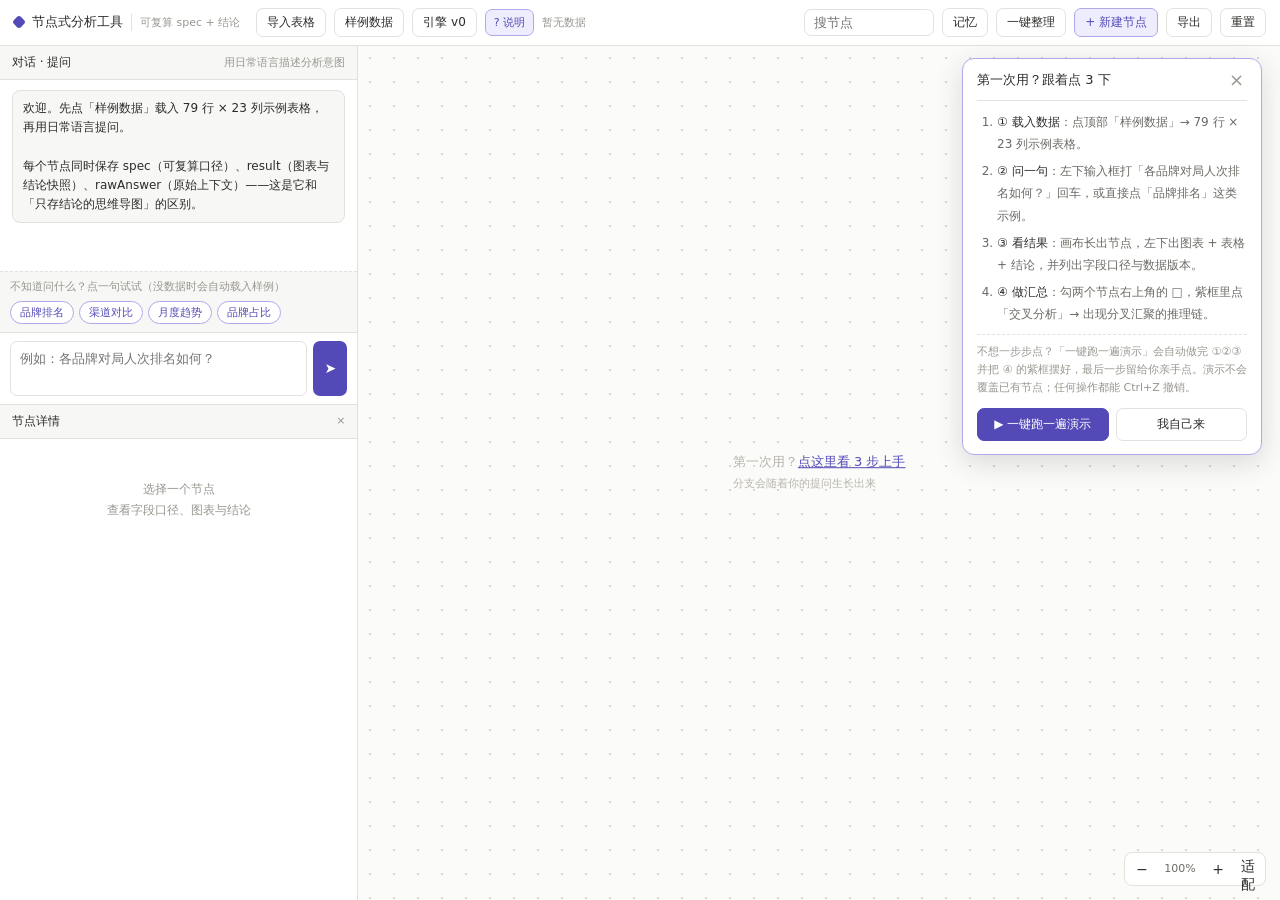
<file: index.html>
<!DOCTYPE html>
<html lang="zh-CN">
<head>
<meta charset="utf-8">
<meta name="viewport" content="width=device-width,initial-scale=1">
<title>节点式分析工具 · 可复算的分析地图</title>
<style>:root{--bg:#ffffff;--surface:#f7f7f5;--line:#e3e1db;--text:#2c2c2a;--muted:#6b6a65;--faint:#98968f;--purple:#534ab7;--purple-l:#eeedfe;--purple-m:#afa9ec;--green:#0f6e56;--green-l:#e1f5ee;--red:#a32d2d;--red-l:#fcebeb;--amber:#854f0b;--amber-l:#faeeda}
*{box-sizing:border-box}
html,body{margin:0;height:100%;overflow:hidden;background:var(--bg);color:var(--text);font:13px/1.6 system-ui,-apple-system,"Segoe UI","Microsoft YaHei",sans-serif}
button,input,textarea{font-family:inherit;font-size:13px;color:inherit}
button{cursor:pointer}
.hidden{display:none!important}
#app{display:flex;flex-direction:column;height:100vh}
#toolbar{height:46px;flex:0 0 46px;display:flex;align-items:center;gap:8px;padding:0 14px;border-bottom:1px solid var(--line);background:var(--bg)}
.brand{display:flex;align-items:center;gap:8px;font-weight:500;margin-right:8px;white-space:nowrap}
.brand-dot{width:10px;height:10px;border-radius:3px;background:var(--purple);transform:rotate(45deg)}
.brand-sub{font-weight:400;font-size:11px;color:var(--faint);border-left:1px solid var(--line);padding-left:8px}
.tb{border:1px solid var(--line);background:var(--bg);border-radius:7px;padding:5px 10px;white-space:nowrap;font-size:12px}
.tb:hover{border-color:var(--purple-m);color:var(--purple)}
.tb.primary{border-color:var(--purple-m);color:var(--purple);background:var(--purple-l)}
.tb.danger:hover{border-color:var(--red);color:var(--red)}
.tb-state{font-size:11px;color:var(--faint);white-space:nowrap;max-width:180px;overflow:hidden;text-overflow:ellipsis}
.tb-spacer{flex:1}
.tb-search{border:1px solid var(--line);border-radius:7px;padding:5px 9px;width:130px;outline:none}
.tb-search:focus{border-color:var(--purple-m)}
#main{flex:1;display:flex;min-height:0}
#left{width:28%;min-width:300px;max-width:420px;flex:0 0 28%;border-right:1px solid var(--line);display:flex;flex-direction:column;min-height:0}
#chat{height:42%;flex:0 0 42%;display:flex;flex-direction:column;border-bottom:1px solid var(--line);min-height:0}
#detail{flex:1;display:flex;flex-direction:column;min-height:0}
.pane-head{height:34px;flex:0 0 34px;display:flex;align-items:center;justify-content:space-between;padding:0 12px;font-weight:500;font-size:12px;border-bottom:1px solid var(--line);background:var(--surface)}
.pane-hint{font-weight:400;font-size:11px;color:var(--faint);cursor:pointer}
#chatLog{flex:1;overflow:auto;padding:10px 12px}
.msg{margin-bottom:10px;padding:8px 10px;border-radius:8px;background:var(--surface);border:1px solid var(--line);font-size:12px;white-space:pre-wrap;word-break:break-word}
.msg.user{background:var(--purple-l);border-color:var(--purple-m)}
.msg .msg-tip{display:block;margin-top:6px;font-size:11px;color:var(--faint)}
.msg .drag-tag{display:inline-block;margin-top:6px;padding:2px 7px;border:1px dashed var(--purple-m);border-radius:5px;color:var(--purple);font-size:11px;cursor:grab}
#chatInput{flex:0 0 auto;display:flex;gap:6px;padding:8px 10px;border-top:1px solid var(--line)}
#q{flex:1;resize:none;border:1px solid var(--line);border-radius:7px;padding:7px 9px;outline:none;line-height:1.5}
#q:focus{border-color:var(--purple-m)}
#ask{width:34px;border:0;border-radius:7px;background:var(--purple);color:#fff;font-size:14px}
#detailBody{flex:1;overflow:auto;padding:12px}
.empty{color:var(--faint);font-size:12px;text-align:center;padding:28px 8px;line-height:1.8}
#canvasWrap{flex:1;position:relative;overflow:hidden;background-color:#fbfbf9;background-image:radial-gradient(#d9d7d0 1px,transparent 1px);background-size:24px 24px}
#canvas{position:absolute;left:0;top:0;width:6000px;height:4000px;transform-origin:0 0}
#edges{position:absolute;left:0;top:0;width:6000px;height:4000px;overflow:visible;pointer-events:none}
#edges path{pointer-events:stroke;cursor:pointer}
#nodes,#groups{position:absolute;left:0;top:0;width:6000px;height:4000px;pointer-events:none}
#nodes>*,#groups>*{pointer-events:auto}
.node{position:absolute;width:240px;height:176px;border-radius:10px;background:var(--bg);border:1px solid var(--purple-m);padding:10px 12px;display:flex;flex-direction:column;cursor:grab;user-select:none}
.node:active{cursor:grabbing}
.node.selected{border:2px dashed var(--purple);box-shadow:0 0 0 3px rgba(83,74,183,.10)}
.node.focus{outline:3px solid rgba(83,74,183,.25)}
.node.data{background:var(--purple-l);border-color:var(--purple)}
.node.cross{background:var(--green-l);border-color:var(--green)}
.node.stale{border-color:var(--amber)}
.n-top{display:flex;align-items:center;justify-content:space-between;height:18px;flex:0 0 18px}
.n-kind{font-size:11px;color:var(--purple);background:#fff;border:1px solid var(--purple-m);border-radius:4px;padding:0 5px;line-height:16px}
.node.cross .n-kind{color:var(--green);border-color:#9fe1cb}
.n-tools{display:flex;gap:4px}
.n-tools span{width:18px;height:18px;line-height:16px;text-align:center;border:1px solid var(--line);border-radius:4px;font-size:11px;color:var(--muted);background:#fff;cursor:pointer}
.n-tools span:hover{border-color:var(--purple);color:var(--purple)}
.n-tools span.on{background:var(--purple);color:#fff;border-color:var(--purple)}
.n-title{font-weight:500;font-size:13px;margin-top:5px;white-space:nowrap;overflow:hidden;text-overflow:ellipsis}
.n-sum{color:var(--muted);font-size:11px;line-height:1.5;margin-top:3px;height:32px;overflow:hidden}
.n-tags{display:flex;gap:5px;align-items:center;margin-top:auto;font-size:11px;color:var(--faint)}
.n-tags i{font-style:normal;border:1px solid var(--line);border-radius:4px;padding:0 5px}
.n-ask{display:flex;gap:5px;align-items:center;margin-top:5px}
.n-ask input{flex:1;min-width:0;border:1px solid var(--line);border-radius:5px;padding:3px 6px;font-size:11px;outline:none;background:#fff}
.n-ask b{width:22px;height:22px;line-height:20px;text-align:center;border-radius:5px;background:var(--purple);color:#fff;font-size:11px;font-weight:400;cursor:pointer}
.group-box{position:absolute;border:1.5px dashed var(--purple);border-radius:14px;background:rgba(238,237,254,.32)}
.group-label{position:absolute;top:-11px;left:12px;background:#fff;border:1px solid var(--purple-m);border-radius:5px;padding:0 7px;font-size:11px;color:var(--purple);line-height:19px}
#floatAsk{position:absolute;width:300px;background:#fff;border:2px solid var(--purple);border-radius:10px;padding:9px;z-index:30}
#floatAsk .fa-head{font-size:11px;color:var(--purple);margin-bottom:6px}
#floatAsk input{width:100%;border:1px solid var(--line);border-radius:6px;padding:6px 8px;outline:none;margin-bottom:6px}
#floatAsk .fa-row{display:flex;gap:6px}
#floatAsk button{flex:1;border:1px solid var(--line);border-radius:6px;padding:5px;background:#fff;font-size:11px}
#floatAsk button.go{background:var(--purple);color:#fff;border-color:var(--purple)}
#canvasHint{position:absolute;left:50%;top:50%;transform:translate(-50%,-50%);color:#b6b4ac;font-size:13px;pointer-events:none}
#zoomBar{position:absolute;right:14px;bottom:14px;display:flex;align-items:center;gap:4px;background:#fff;border:1px solid var(--line);border-radius:8px;padding:4px}
#zoomBar button{border:0;background:transparent;width:26px;height:24px;font-size:14px;border-radius:5px}
#zoomBar button:hover{background:var(--surface)}
#zoomVal{font-size:11px;color:var(--muted);width:42px;text-align:center}
#suggestBar{position:absolute;left:14px;bottom:14px;max-width:420px;background:#fff;border:1px solid var(--line);border-radius:8px;padding:7px 10px;font-size:11px}
#suggestBar b{color:var(--purple);font-weight:500}
#suggestBar .sg-item{display:inline-block;margin:3px 4px 0 0;padding:2px 7px;border:1px solid var(--line);border-radius:5px;cursor:pointer}
#suggestBar .sg-item:hover{border-color:var(--purple);color:var(--purple)}
#toast{position:absolute;left:50%;top:56px;transform:translateX(-50%);background:#2c2c2a;color:#fff;border-radius:7px;padding:7px 14px;font-size:12px;opacity:0;transition:opacity .2s;pointer-events:none;z-index:60}
#toast.show{opacity:1}
#modal{position:absolute;inset:0;background:rgba(44,44,42,.22);display:flex;align-items:center;justify-content:center;z-index:50}
.modal-card{width:380px;background:#fff;border-radius:12px;border:1px solid var(--line);padding:16px}
.modal-card h3{margin:0 0 12px;font-size:14px;font-weight:500}
.modal-row{display:flex;gap:6px;margin-bottom:10px;flex-wrap:wrap}
.modal-row button{border:1px solid var(--line);background:#fff;border-radius:6px;padding:5px 12px;font-size:12px}
.modal-row button.on{background:var(--purple-l);border-color:var(--purple);color:var(--purple)}
.modal-card input,.modal-card textarea{width:100%;border:1px solid var(--line);border-radius:6px;padding:7px 9px;outline:none}
.modal-foot{display:flex;justify-content:flex-end;gap:8px;margin-top:14px}
.modal-foot button{border:1px solid var(--line);border-radius:6px;padding:6px 14px;background:#fff;font-size:12px}
.modal-foot button.ok{background:var(--green);color:#fff;border-color:var(--green)}
.modal-foot button.del{color:var(--red);border-color:#f0b5b5}
.d-card{border:1px solid var(--line);border-radius:9px;padding:10px;margin-bottom:10px;background:var(--surface)}
.d-chart{width:100%;height:auto;display:block}
.d-title{font-weight:500;font-size:13px;margin:2px 0 10px}
.d-table{width:100%;border-collapse:collapse;font-size:11px;margin:8px 0}
.d-table th,.d-table td{border-bottom:1px solid var(--line);padding:4px 5px;text-align:left}
.d-table th{color:var(--muted);font-weight:500}
.d-table td.num{text-align:right;font-variant-numeric:tabular-nums}
.rank{display:inline-block;min-width:20px;text-align:center;border-radius:9px;background:var(--purple-l);color:var(--purple);font-size:10px;padding:0 4px}
.d-concl{background:var(--green-l);border-left:3px solid var(--green);padding:8px 10px;border-radius:0 6px 6px 0;font-size:12px;margin:8px 0}
.d-k{font-weight:500;font-size:12px;margin:12px 0 5px}
.d-k ul{margin:0;padding-left:18px;color:var(--muted);font-size:11px}
.d-spec{font:11px/1.6 ui-monospace,Consolas,monospace;background:var(--surface);border:1px solid var(--line);border-radius:6px;padding:7px 9px;white-space:pre-wrap;word-break:break-all;color:var(--muted)}
.d-actions{display:flex;gap:6px;flex-wrap:wrap;margin-top:10px}
.d-actions button{border:1px solid var(--line);background:#fff;border-radius:6px;padding:5px 9px;font-size:11px}
.d-actions button:hover{border-color:var(--purple);color:var(--purple)}
.stale-tip{background:var(--amber-l);color:var(--amber);border-radius:6px;padding:6px 9px;font-size:11px;margin-bottom:8px}
.msg-ctx{font-size:11px;color:var(--muted);background:var(--surface);border-left:2px solid var(--purple-m);padding:6px 8px;margin-bottom:10px;white-space:pre-wrap}
/* ---- 新手引导：一键示例问题 ---- */
#app{position:relative}
.tb.help{border-color:var(--purple-m);color:var(--purple);background:var(--purple-l);font-size:11px;padding:5px 8px}
#quickAsk{flex:0 0 auto;border-top:1px dashed var(--line);padding:7px 10px 8px;background:var(--surface)}
.qa-label{font-size:11px;color:var(--faint);margin-bottom:6px;line-height:1.4}
.qa-chips{display:flex;flex-wrap:wrap;gap:5px}
.qa-chips button{border:1px solid var(--purple-m);background:#fff;color:var(--purple);border-radius:14px;padding:3px 9px;font-size:11px;white-space:nowrap}
.qa-chips button:hover{background:var(--purple);color:#fff}
#canvasHint a{color:var(--purple);cursor:pointer;text-decoration:underline;pointer-events:auto}
#canvasHint span{font-size:11px;color:#b6b4ac}
/* ---- 新手引导：三步卡片 ---- */
#guide{position:absolute;right:18px;top:58px;width:300px;max-height:calc(100vh - 90px);overflow:auto;background:#fff;border:1px solid var(--purple-m);border-radius:12px;box-shadow:0 8px 28px rgba(44,44,42,.16);z-index:40;padding:0 14px 13px}
.g-head{display:flex;align-items:center;justify-content:space-between;padding:11px 0 9px;border-bottom:1px solid var(--line);font-size:13px}
.g-head b{font-weight:500}
.g-head span{cursor:pointer;color:var(--faint);font-size:18px;line-height:1;padding:0 3px}
.g-head span:hover{color:var(--red)}
.g-steps{margin:10px 0 0;padding-left:20px;font-size:12px;line-height:1.85;color:var(--muted)}
.g-steps li{margin-bottom:5px}
.g-steps b{color:var(--text);font-weight:500}
.g-note{font-size:11px;color:var(--faint);line-height:1.6;margin:9px 0 0;border-top:1px dashed var(--line);padding-top:8px}
.g-foot{display:flex;gap:7px;margin-top:12px}
.g-foot button{flex:1;border:1px solid var(--line);background:#fff;border-radius:7px;padding:7px 6px;font-size:12px}
.g-foot button.go{background:var(--purple);color:#fff;border-color:var(--purple);font-weight:500}
.g-foot button:hover{border-color:var(--purple)}
.g-done{font-size:12px;line-height:1.8;color:var(--muted);margin-top:10px}
.g-done b{color:var(--green);font-weight:500}
@media (max-height:760px){#guide{top:52px;max-height:calc(100vh - 68px)}.g-steps{line-height:1.6}}
</style>
</head>
<body>
<div id="app">
  <header id="toolbar">
    <div class="brand"><span class="brand-dot"></span>节点式分析工具<span class="brand-sub">可复算 spec + 结论</span></div>
    <button id="btnImport" class="tb">导入表格</button>
    <button id="btnSample" class="tb">样例数据</button>
    <button id="btnEngine" class="tb">引擎 v0</button>
    <button id="btnHelp" class="tb help" title="使用说明">? 说明</button>
    <span id="dataState" class="tb-state">暂无数据</span>
    <div class="tb-spacer"></div>
    <input id="search" class="tb-search" placeholder="搜节点" autocomplete="off">
    <button id="btnMemory" class="tb">记忆</button>
    <button id="btnTidy" class="tb">一键整理</button>
    <button id="btnNew" class="tb primary">+ 新建节点</button>
    <button id="btnExport" class="tb">导出</button>
    <button id="btnReset" class="tb danger">重置</button>
  </header>
  <div id="main">
    <aside id="left">
      <section id="chat">
        <div class="pane-head"><span>对话 · 提问</span><span id="chatHint" class="pane-hint">用日常语言描述分析意图</span></div>
        <div id="chatLog"></div>
        <div id="quickAsk">
          <div class="qa-label">不知道问什么？点一句试试（没数据时会自动载入样例）</div>
          <div class="qa-chips">
            <button data-q="各品牌对局人次排名如何？">品牌排名</button>
            <button data-q="渠道转化率对比">渠道对比</button>
            <button data-q="各月对局人次趋势">月度趋势</button>
            <button data-q="各品牌对局人次占比">品牌占比</button>
          </div>
        </div>
        <div id="chatInput">
          <textarea id="q" rows="2" placeholder="例如：各品牌对局人次排名如何？"></textarea>
          <button id="ask" title="发送">➤</button>
        </div>
      </section>
      <section id="detail">
        <div class="pane-head"><span>节点详情</span><span id="detailClose" class="pane-hint">×</span></div>
        <div id="detailBody"><div class="empty">选择一个节点查看字段口径、图表与结论</div></div>
      </section>
    </aside>
    <div id="canvasWrap">
      <div id="canvas">
        <svg id="edges"></svg>
        <div id="groups"></div>
        <div id="nodes"></div>
        <div id="floatAsk" class="hidden"></div>
      </div>
      <div id="canvasHint">第一次用？<a id="hintGuide">点这里看 3 步上手</a><br><span>分支会随着你的提问生长出来</span></div>
      <div id="zoomBar"><button id="zoomOut">−</button><span id="zoomVal">100%</span><button id="zoomIn">+</button><button id="zoomFit">适配</button></div>
      <div id="suggestBar" class="hidden"></div>
    </div>
  </div>
  <div id="guide" class="hidden">
    <div class="g-head"><b>第一次用？跟着点 3 下</b><span id="guideX" title="关闭">×</span></div>
    <div id="guideBody"></div>
    <div id="guideFoot"></div>
  </div>
  <div id="toast"></div>
  <div id="modal" class="hidden"></div>
  <input type="file" id="fileInput" accept=".csv,.tsv,.txt,.json" class="hidden">
</div>
<script>/* ==== 00_util.js ==== */
(function (root) {
  var NB = root.NB = root.NB || {};

  NB.LINK = { w: { fields: 0.35, dataset: 0.25, caliber: 0.20, time: 0.15, lineage: 0.05 }, auto: 0.70, suggest: 0.50 };
  NB.BUDGET = { tokens: 6000, perNode: 400, charsPerToken: 1.6 };
  NB.LAYOUT = { grid: 24, nodeW: 240, nodeH: 176, gapX: 320, gapY: 240, originX: 80, originY: 80, zoomMin: 0.4, zoomMax: 2.0 };
  NB.LIMITS = { storageBytes: 4.5 * 1024 * 1024, undoSteps: 20, saveDebounce: 300 };

  var seq = 0;
  NB.uid = function (p) { seq += 1; return (p || 'n') + '_' + Date.now().toString(36) + '_' + seq.toString(36); };
  NB.clamp = function (v, lo, hi) { return v < lo ? lo : (v > hi ? hi : v); };
  NB.clone = function (o) { return JSON.parse(JSON.stringify(o)); };
  NB.esc = function (s) {
    return String(s == null ? '' : s).replace(/&/g, '&amp;').replace(/</g, '&lt;').replace(/>/g, '&gt;').replace(/"/g, '&quot;').replace(/'/g, '&#39;');
  };
  NB.debounce = function (fn, ms) { var t = null; return function () { var a = arguments, c = this; clearTimeout(t); t = setTimeout(function () { fn.apply(c, a); }, ms); }; };
  NB.estimateTokens = function (s) { return Math.ceil(Array.from(String(s || '')).length / NB.BUDGET.charsPerToken); };
  NB.fmt = function (n) {
    if (typeof n !== 'number' || !isFinite(n)) return String(n);
    var neg = n < 0, a = Math.abs(n);
    var fixed = (Math.round(a * 100) / 100).toFixed(a % 1 === 0 ? 0 : 2).replace(/\.00$/, '');
    var parts = fixed.split('.'), i = parts[0].replace(/\B(?=(\d{3})+(?!\d))/g, ',');
    return (neg ? '-' : '') + i + (parts[1] ? '.' + parts[1] : '');
  };
  NB.pct = function (a, b) { return b ? (Math.round(a / b * 1000) / 10) : 0; };

  function fnv(s, seed) {
    var h = seed >>> 0;
    for (var i = 0; i < s.length; i++) { h ^= s.charCodeAt(i); h = Math.imul(h, 16777619) >>> 0; }
    return h >>> 0;
  }
  NB.hash = function (s) {
    s = String(s || '');
    var a = fnv(s, 2166136261).toString(16);
    var b = fnv(s.split('').reverse().join(''), (2246822519 ^ s.length) >>> 0).toString(16);
    return ('00000000' + a).slice(-8) + ('00000000' + b).slice(-8);
  };

  function isNum(v) { return /^-?\d+(\.\d+)?$/.test(String(v).trim()); }
  function isDate(v) { return /^\d{4}[-/]\d{1,2}[-/]\d{1,2}/.test(String(v).trim()); }

  NB.parseTable = function (text) {
    text = String(text || '').replace(/^\uFEFF/, '');
    var firstLine = text.split(/\r?\n/)[0] || '';
    var delim = firstLine.split('\t').length >= firstLine.split(',').length ? '\t' : ',';
    var rows = [], row = [], cur = '', inQ = false;
    for (var i = 0; i < text.length; i++) {
      var c = text[i];
      if (inQ) {
        if (c === '"') { if (text[i + 1] === '"') { cur += '"'; i++; } else { inQ = false; } }
        else { cur += c; }
      } else if (c === '"') { inQ = true; }
      else if (c === delim) { row.push(cur); cur = ''; }
      else if (c === '\n') { row.push(cur); rows.push(row); row = []; cur = ''; }
      else if (c !== '\r') { cur += c; }
    }
    if (cur.length || row.length) { row.push(cur); rows.push(row); }
    rows = rows.filter(function (r) { return r.some(function (v) { return String(v).trim() !== ''; }); });
    if (!rows.length) return { columns: [], rows: [], types: {}, numericCols: [], dateCols: [], catCols: [], delim: delim, text: text };
    var columns = rows.shift().map(function (s, k) { return String(s).trim() || ('列' + (k + 1)); });
    rows = rows.map(function (r) {
      var out = [];
      for (var k = 0; k < columns.length; k++) out.push(String(r[k] == null ? '' : r[k]).trim());
      return out;
    });
    var types = {}, numericCols = [], dateCols = [], catCols = [];
    columns.forEach(function (col, k) {
      var vals = rows.map(function (r) { return r[k]; }).filter(function (v) { return v !== ''; });
      var nh = vals.filter(isNum).length, dh = vals.filter(isDate).length;
      if (vals.length && nh / vals.length >= 0.8) { types[col] = 'number'; numericCols.push(col); }
      else if (vals.length && dh / vals.length >= 0.8) { types[col] = 'date'; dateCols.push(col); }
      else { types[col] = 'category'; catCols.push(col); }
    });
    return { columns: columns, rows: rows, types: types, numericCols: numericCols, dateCols: dateCols, catCols: catCols, delim: delim, text: text };
  };

  NB.tableHash = function (t) {
    return NB.hash(t.columns.join('|') + '\n' + t.rows.map(function (r) { return r.join('\t'); }).join('\n'));
  };

  NB.pick = function (list, question, fallback) {
    for (var i = 0; i < list.length; i++) if (question.indexOf(list[i]) >= 0) return list[i];
    return fallback != null ? fallback : list[0];
  };

  NB.download = function (name, text, mime) {
    if (typeof document === 'undefined') return false;
    try {
      var blob = new Blob([text], { type: mime || 'application/json;charset=utf-8' });
      var url = URL.createObjectURL(blob), a = document.createElement('a');
      a.href = url; a.download = name; document.body.appendChild(a); a.click();
      setTimeout(function () { URL.revokeObjectURL(url); a.remove(); }, 1200);
      return true;
    } catch (e) { return false; }
  };

  NB.jaccard = function (a, b) {
    a = a || []; b = b || [];
    var sa = {}, sb = {}, i;
    for (i = 0; i < a.length; i++) sa[a[i]] = 1;
    for (i = 0; i < b.length; i++) sb[b[i]] = 1;
    var inter = 0, uni = 0, k;
    for (k in sa) { uni++; if (sb[k]) inter++; }
    for (k in sb) if (!sa[k]) uni++;
    return uni ? inter / uni : 0;
  };

  NB.log = function () {};
})(typeof window !== 'undefined' ? window : globalThis);


/* ==== sample data inlined (file:// cannot fetch local files) ==== */
NB.SAMPLE_CSV = "赛事ID,日期,品牌名称,品类,渠道,城市,对局人次,报名人数,转化率,客单价,曝光量,点击量,成本,收入,评分,是否新客,时段,设备,年龄段,性别,活动类型,备注,批次\nE0001,2026-07-16,品牌A-电竞酒店,电竞酒店,社群裂变,深圳,13978,22991,60.8,110,137946,14021,17452,1665749,4.3,否,工作日晚间,手机,25-30,男,常规赛,正常,Q3-4\nE0002,2026-08-31,品牌A-电竞酒店,电竞酒店,搜索直达,杭州,19454,34234,56.8,87,410808,51117,46678,1529753,4.2,否,工作日白天,手机,31-40,女,常规赛,正常,Q3-1\nE0003,2026-07-08,品牌A-电竞酒店,电竞酒店,线上投放,广州,17076,28386,60.2,109,397404,41601,57426,1701452,4.4,否,工作日晚间,手机,18-24,男,常规赛,\"重点复盘,\"\"口径待确认\"\"\",Q3-3\nE0004,2026-08-03,品牌A-电竞酒店,电竞酒店,门店自然流量,成都,9955,13999,71.1,30,111992,7856,12487,301365,4.6,否,周末晚间,桌面端,18-24,女,联名赛,正常,Q3-4\nE0005,2026-08-28,品牌A-电竞酒店,电竞酒店,异业合作,上海,19440,30363,64,66,364356,41405,79694,1328242,4.5,否,工作日晚间,手机,18-24,女,快闪赛,正常,Q3-4\nE0006,2026-08-11,品牌A-电竞酒店,电竞酒店,异业合作,杭州,17794,40402,44,139,565628,96098,92928,2337700,4.6,否,周末白天,桌面端,18-24,女,联名赛,正常,Q3-3\nE0007,2026-09-05,品牌A-电竞酒店,电竞酒店,搜索直达,杭州,12178,26837,45.4,77,187859,22168,19273,691623,4.7,是,周末晚间,手机,18-24,男,常规赛,正常,Q3-3\nE0008,2026-08-30,品牌A-电竞酒店,电竞酒店,搜索直达,广州,19887,28832,69,35,201824,33198,15533,544448,4.5,否,周末白天,桌面端,41+,男,联名赛,正常,Q3-2\nE0009,2026-07-18,品牌A-电竞酒店,电竞酒店,线上投放,深圳,17692,28102,63,133,252918,25890,19013,2149615,3.9,否,周末白天,手机,41+,女,快闪赛,正常,Q3-1\nE0010,2026-07-02,品牌A-电竞酒店,电竞酒店,异业合作,杭州,15642,31737,49.3,35,190422,22163,30616,614150,4.2,是,周末晚间,桌面端,41+,男,联名赛,正常,Q3-1\nE0011,2026-08-22,品牌A-电竞酒店,电竞酒店,社群裂变,杭州,10927,19678,55.5,34,275492,30336,42313,264497,4.1,否,周末白天,手机,25-30,女,联名赛,正常,Q3-3\nE0012,2026-09-18,品牌A-电竞酒店,电竞酒店,搜索直达,杭州,17002,29835,57,69,179010,27336,54576,1251095,4.2,否,周末晚间,手机,25-30,男,快闪赛,\"异常波动,已复核\",Q3-2\nE0013,2026-07-30,品牌A-电竞酒店,电竞酒店,搜索直达,北京,17013,27320,62.3,132,245880,24651,20440,2124850,4.9,是,周末晚间,手机,41+,男,常规赛,\"异常波动,已复核\",Q3-3\nE0014,2026-08-15,品牌A-电竞酒店,电竞酒店,门店自然流量,深圳,16064,27872,57.6,89,222976,23584,44958,1079019,4.3,否,周末晚间,手机,41+,男,主题赛,正常,Q3-3\nE0015,2026-07-10,品牌A-电竞酒店,电竞酒店,门店自然流量,杭州,8324,14269,58.3,58,99883,6066,9609,376630,5,是,工作日白天,桌面端,31-40,男,主题赛,正常,Q3-4\nE0016,2026-09-08,品牌A-电竞酒店,电竞酒店,线上投放,上海,11019,15891,69.3,122,143019,19617,35109,1034840,4.8,否,工作日白天,手机,18-24,男,常规赛,正常,Q3-2\nE0017,2026-08-17,品牌A-电竞酒店,电竞酒店,线上投放,上海,13437,23290,57.7,33,279480,41923,36827,530919,4.6,否,工作日晚间,手机,31-40,女,快闪赛,正常,Q3-1\nE0018,2026-08-19,品牌A-电竞酒店,电竞酒店,社群裂变,杭州,13411,27955,48,71,223640,18408,27504,855231,4,否,工作日晚间,手机,31-40,男,主题赛,正常,Q3-1\nE0019,2026-09-28,品牌A-电竞酒店,电竞酒店,社群裂变,广州,17956,27397,65.5,81,164382,19520,34578,1153882,4.5,否,周末白天,平板,31-40,女,常规赛,正常,Q3-1\nE0020,2026-08-18,品牌A-电竞酒店,电竞酒店,社群裂变,广州,20707,40077,51.7,111,561078,46142,57445,1930972,5,是,周末晚间,手机,25-30,男,快闪赛,正常,Q3-2\nE0021,2026-07-09,品牌C-饮料,饮料,门店自然流量,上海,14398,29799,48.3,148,238392,19723,9994,2295213,4.7,否,周末晚间,手机,31-40,男,快闪赛,正常,Q3-3\nE0022,2026-07-11,品牌C-饮料,饮料,搜索直达,深圳,12508,22339,56,42,223390,20566,34327,441293,4.8,否,工作日白天,手机,25-30,男,主题赛,正常,Q3-4\nE0023,2026-08-17,品牌C-饮料,饮料,线上投放,北京,15888,34824,45.6,34,278592,41618,19055,550430,4.7,否,周末晚间,桌面端,31-40,女,联名赛,正常,Q3-3\nE0024,2026-09-02,品牌C-饮料,饮料,异业合作,成都,16423,37222,44.1,96,483886,72505,135258,1823453,4.6,否,工作日晚间,平板,25-30,女,主题赛,正常,Q3-3\nE0025,2026-07-17,品牌C-饮料,饮料,线上投放,广州,7931,12145,65.3,44,97160,15043,19790,347184,3.8,否,工作日白天,平板,31-40,男,快闪赛,正常,Q3-1\nE0026,2026-07-24,品牌C-饮料,饮料,社群裂变,广州,14407,26192,55,56,340496,37984,28692,946881,4.5,否,周末白天,平板,25-30,女,联名赛,正常,Q3-2\nE0027,2026-09-09,品牌C-饮料,饮料,搜索直达,上海,13824,25046,55.2,86,225414,29882,57758,1357671,4.2,是,工作日白天,手机,41+,女,快闪赛,正常,Q3-3\nE0028,2026-07-03,品牌C-饮料,饮料,社群裂变,北京,13850,22844,60.6,136,137064,8654,10632,2134192,4.7,否,周末晚间,手机,41+,男,常规赛,正常,Q3-1\nE0029,2026-08-29,品牌C-饮料,饮料,线上投放,北京,11719,26953,43.5,64,350389,55266,92325,588321,4.2,否,工作日白天,平板,41+,女,常规赛,正常,Q3-1\nE0030,2026-09-05,品牌C-饮料,饮料,异业合作,上海,6137,12818,47.9,77,179452,19487,16189,454691,4.4,否,工作日白天,平板,31-40,女,快闪赛,\"异常波动,已复核\",Q3-2\nE0031,2026-07-31,品牌C-饮料,饮料,异业合作,北京,16755,31301,53.5,97,250408,44403,65952,1361637,4,否,周末白天,手机,41+,男,常规赛,正常,Q3-2\nE0032,2026-07-13,品牌C-饮料,饮料,线上投放,深圳,16358,25873,63.2,67,181111,12939,11828,888426,4,是,周末晚间,桌面端,18-24,女,快闪赛,正常,Q3-3\nE0033,2026-08-07,品牌C-饮料,饮料,异业合作,深圳,13626,30377,44.9,72,182262,14615,14986,731248,4.2,是,工作日晚间,桌面端,18-24,女,快闪赛,正常,Q3-1\nE0034,2026-07-07,品牌C-饮料,饮料,异业合作,成都,10326,18772,55,107,206492,27726,44621,807880,4.3,否,周末白天,平板,41+,女,联名赛,正常,Q3-1\nE0035,2026-09-28,品牌C-饮料,饮料,门店自然流量,杭州,16034,36694,43.7,148,440328,53262,77727,2262384,3.8,否,周末晚间,手机,18-24,女,常规赛,正常,Q3-2\nE0036,2026-09-01,品牌C-饮料,饮料,搜索直达,杭州,10922,20140,54.2,120,161120,23473,12735,1084000,4.9,否,周末晚间,手机,18-24,男,快闪赛,正常,Q3-1\nE0037,2026-07-17,品牌C-饮料,饮料,门店自然流量,杭州,8863,14901,59.5,106,149010,24202,42652,995192,4.9,是,工作日白天,桌面端,31-40,女,主题赛,正常,Q3-4\nE0038,2026-08-15,品牌D-茶饮,茶饮,线上投放,上海,17327,31382,55.2,121,313820,28428,31995,1560506,4.9,是,工作日白天,平板,25-30,女,主题赛,正常,Q3-4\nE0039,2026-07-26,品牌D-茶饮,茶饮,线上投放,成都,14839,24073,61.6,135,264803,37520,71086,1553535,4.1,否,周末晚间,桌面端,25-30,女,主题赛,正常,Q3-2\nE0040,2026-08-16,品牌D-茶饮,茶饮,搜索直达,上海,17083,24360,70.1,41,316680,23375,25384,744927,3.9,否,工作日白天,桌面端,25-30,女,快闪赛,正常,Q3-1\nE0041,2026-07-22,品牌D-茶饮,茶饮,社群裂变,深圳,15636,35613,43.9,38,284904,44337,69391,691777,3.9,否,工作日晚间,平板,18-24,女,快闪赛,正常,Q3-4\nE0042,2026-08-09,品牌D-茶饮,茶饮,异业合作,广州,14479,25621,56.5,80,204968,27755,42978,1261110,4.8,否,周末白天,桌面端,41+,男,联名赛,正常,Q3-2\nE0043,2026-07-08,品牌D-茶饮,茶饮,门店自然流量,杭州,9533,13635,69.9,109,163620,10928,12036,1048246,4.1,否,工作日白天,平板,41+,男,主题赛,正常,Q3-2\nE0044,2026-09-01,品牌D-茶饮,茶饮,线上投放,北京,8997,19352,46.5,126,232224,38534,15432,835375,3.7,是,周末晚间,平板,25-30,男,常规赛,正常,Q3-4\nE0045,2026-08-17,品牌D-茶饮,茶饮,线上投放,广州,13608,22191,61.3,115,199719,33663,58141,1664187,5,是,周末晚间,桌面端,18-24,男,主题赛,正常,Q3-1\nE0046,2026-08-28,品牌D-茶饮,茶饮,线上投放,成都,14091,28977,48.6,45,318747,25073,27858,610565,3.9,是,工作日白天,桌面端,25-30,女,常规赛,正常,Q3-3\nE0047,2026-09-20,品牌D-茶饮,茶饮,异业合作,深圳,13149,19940,65.9,147,159520,15195,9953,1364799,4.6,是,周末晚间,手机,25-30,男,常规赛,正常,Q3-3\nE0048,2026-09-24,品牌D-茶饮,茶饮,门店自然流量,成都,13576,25953,52.3,140,311436,35496,33720,2271655,4.3,否,工作日白天,平板,41+,女,主题赛,正常,Q3-2\nE0049,2026-08-30,品牌D-茶饮,茶饮,搜索直达,上海,7003,11305,61.9,79,158270,12126,8837,430837,4,是,周末白天,桌面端,18-24,男,常规赛,正常,Q3-4\nE0050,2026-07-07,品牌D-茶饮,茶饮,异业合作,深圳,11637,20355,57.2,141,122130,18225,9251,1738587,3.8,否,工作日白天,平板,41+,女,快闪赛,正常,Q3-3\nE0051,2026-09-14,品牌D-茶饮,茶饮,线上投放,广州,10195,23343,43.7,33,256773,19833,34277,399760,4.1,是,周末白天,手机,31-40,女,主题赛,正常,Q3-1\nE0052,2026-08-28,品牌D-茶饮,茶饮,门店自然流量,北京,7441,15409,48.3,95,169499,17091,16106,701032,4.7,否,周末白天,平板,31-40,男,快闪赛,正常,Q3-3\nE0053,2026-07-27,品牌B-数码回收,数码回收,门店自然流量,杭州,6042,13108,46.1,82,157296,24323,46874,550405,4.1,否,周末白天,平板,31-40,女,主题赛,正常,Q3-4\nE0054,2026-08-11,品牌B-数码回收,数码回收,线上投放,上海,10051,21749,46.2,90,282737,45286,49840,655442,3.7,否,工作日晚间,桌面端,31-40,男,常规赛,正常,Q3-4\nE0055,2026-07-22,品牌B-数码回收,数码回收,异业合作,上海,5013,8165,61.4,64,48990,4173,8113,353077,4.2,否,周末晚间,平板,18-24,男,快闪赛,正常,Q3-2\nE0056,2026-07-20,品牌B-数码回收,数码回收,线上投放,成都,3750,6133,61.1,72,49064,8762,14799,272313,4.9,否,工作日晚间,桌面端,31-40,男,快闪赛,正常,Q3-1\nE0057,2026-08-25,品牌B-数码回收,数码回收,社群裂变,上海,6152,10855,56.7,133,97695,9393,8489,752868,4,是,工作日白天,桌面端,25-30,男,常规赛,正常,Q3-2\nE0058,2026-07-06,品牌B-数码回收,数码回收,社群裂变,成都,8322,16966,49.1,67,101796,10208,9926,575106,3.7,否,工作日晚间,桌面端,18-24,男,快闪赛,正常,Q3-3\nE0059,2026-09-30,品牌B-数码回收,数码回收,线上投放,北京,6592,14614,45.1,103,146140,15412,29718,551112,4,否,工作日白天,桌面端,25-30,男,快闪赛,正常,Q3-2\nE0060,2026-08-10,品牌B-数码回收,数码回收,搜索直达,上海,9449,17625,53.6,37,123375,20500,19362,353443,4.7,否,周末晚间,平板,18-24,男,快闪赛,正常,Q3-4\nE0061,2026-09-03,品牌B-数码回收,数码回收,线上投放,成都,8876,18849,47.1,144,207339,21123,11498,1172384,3.9,否,工作日晚间,手机,31-40,女,常规赛,正常,Q3-3\nE0062,2026-07-31,品牌B-数码回收,数码回收,异业合作,上海,9943,18546,53.6,91,111276,17672,28662,800265,4.4,否,周末晚间,桌面端,25-30,男,联名赛,正常,Q3-2\nE0063,2026-09-14,品牌B-数码回收,数码回收,社群裂变,广州,4358,9568,45.5,41,105248,15486,20930,209312,4,否,周末白天,手机,18-24,女,快闪赛,正常,Q3-4\nE0064,2026-09-16,品牌B-数码回收,数码回收,门店自然流量,杭州,5364,8766,61.2,44,105192,9926,17045,257728,4.4,否,周末晚间,平板,41+,男,主题赛,正常,Q3-1\nE0065,2026-09-28,品牌F-甜品,甜品,线上投放,上海,3008,4376,68.7,107,61264,8481,8910,229720,4.8,否,周末白天,平板,31-40,男,常规赛,正常,Q3-1\nE0066,2026-07-08,品牌F-甜品,甜品,线上投放,广州,2239,3692,60.6,103,44304,7072,11981,257322,4.2,否,周末白天,平板,25-30,男,快闪赛,正常,Q3-1\nE0067,2026-08-18,品牌F-甜品,甜品,搜索直达,北京,5245,9208,57,102,82872,6976,8164,389603,3.9,否,周末晚间,平板,25-30,女,快闪赛,正常,Q3-2\nE0068,2026-08-16,品牌F-甜品,甜品,社群裂变,广州,2266,3657,62,67,40227,5931,8714,181832,4.1,是,周末晚间,桌面端,31-40,男,主题赛,正常,Q3-1\nE0069,2026-07-30,品牌F-甜品,甜品,社群裂变,成都,4480,7449,60.1,85,89388,7811,3868,321649,4.7,否,工作日白天,平板,31-40,男,快闪赛,正常,Q3-4\nE0070,2026-08-08,品牌F-甜品,甜品,搜索直达,成都,2997,5609,53.4,128,56090,4923,6767,409398,4.3,否,工作日晚间,手机,41+,男,常规赛,正常,Q3-3\nE0071,2026-07-22,品牌F-甜品,甜品,门店自然流量,广州,2663,4571,58.3,140,27426,3338,4394,292378,3.8,否,周末晚间,桌面端,31-40,女,主题赛,正常,Q3-3\nE0072,2026-09-29,品牌G-饮品,饮品,搜索直达,深圳,2315,4383,52.8,93,26298,1646,2343,232638,4.9,否,周末晚间,手机,18-24,男,联名赛,正常,Q3-3\nE0073,2026-07-25,品牌G-饮品,饮品,搜索直达,成都,1652,3320,49.8,32,46480,4777,6742,40089,3.9,否,周末晚间,手机,31-40,女,常规赛,正常,Q3-1\nE0074,2026-09-30,品牌G-饮品,饮品,异业合作,杭州,989,1997,49.5,60,19970,3489,2590,54961,4.3,否,周末白天,桌面端,41+,男,快闪赛,正常,Q3-2\nE0075,2026-08-25,品牌G-饮品,饮品,门店自然流量,杭州,1558,2707,57.6,69,21656,1411,2792,102716,3.9,否,工作日白天,桌面端,18-24,男,常规赛,正常,Q3-1\nE0076,2026-08-13,品牌G-饮品,饮品,搜索直达,广州,1793,3127,57.3,48,40651,6034,7153,95541,4.9,否,工作日白天,手机,18-24,女,快闪赛,正常,Q3-1\nE0077,2026-09-12,品牌E-烘焙,烘焙,搜索直达,广州,1998,3495,57.2,29,41940,5190,6254,68136,4.9,否,周末白天,手机,31-40,男,快闪赛,正常,Q3-4\nE0078,2026-08-26,品牌E-烘焙,烘焙,线上投放,上海,973,1538,63.3,115,18456,1863,1599,86153,4.4,否,工作日白天,平板,25-30,男,联名赛,正常,Q3-2\nE0079,2026-07-23,品牌E-烘焙,烘焙,线上投放,深圳,1480,2787,53.1,40,33444,5491,2450,63599,4.3,是,工作日白天,平板,25-30,女,联名赛,正常,Q3-2";

/* ==== 10_graph.js ==== */
(function (root) {
  var NB = root.NB = root.NB || {};
  var KEY = 'nb_node_graph_v2';
  var G = NB.Graph = {};

  G.state = null;
  G.table = null;
  G.rawText = '';
  G.undoStack = [];
  G.suggestions = [];
  G.listeners = [];

  function store() { try { return typeof localStorage !== 'undefined' ? localStorage : null; } catch (e) { return null; } }
  function byteLen(s) { try { return new Blob([s]).size; } catch (e) { return s.length * 2; } }
  function uniq(a) { var o = {}, r = []; a.forEach(function (x) { if (!o[x]) { o[x] = 1; r.push(x); } }); return r; }

  G.blank = function () {
    return { v: 2, dataset: null, nodes: [], edges: [], groups: [], ui: { zoom: 1, tx: 0, ty: 0 }, selected: [], active: null, savedAt: 0 };
  };
  G.subscribe = function (fn) { G.listeners.push(fn); };
  G.emit = function (evt, payload) { G.listeners.forEach(function (f) { try { f(evt, payload); } catch (e) { } }); };

  G.init = function () {
    G.state = G.blank(); G.undoStack = []; G.suggestions = [];
    var s = store();
    if (s) {
      try { var raw = s.getItem(KEY); if (raw) { var o = JSON.parse(raw); if (o && o.v === 2) G.state = Object.assign(G.blank(), o); } } catch (e) { }
    }
    G.state.selected = []; G.state.active = null;
    var rt = G.state.dataset && G.state.dataset.rawText;
    if (rt) { G.rawText = rt; G.table = NB.parseTable(rt); }
    return G.state;
  };

  G.save = function () {
    var text = JSON.stringify(G.state), bytes = byteLen(text);
    if (bytes > NB.LIMITS.storageBytes && G.state.dataset && G.state.dataset.rawText) {
      delete G.state.dataset.rawText;
      G.state.dataset.rawTruncated = true;
      text = JSON.stringify(G.state); bytes = byteLen(text);
      G.emit('toast', '原始数据超过存储上限，已保留图与结论；重新导入表格可再次重算');
    }
    if (bytes > NB.LIMITS.storageBytes) {
      NB.download('节点分析图_溢出备份_' + Date.now() + '.json', text);
      G.emit('toast', '存储空间不足，已自动下载整图备份');
      return false;
    }
    var s = store();
    if (!s) return false;
    try { s.setItem(KEY, text); G.state.savedAt = Date.now(); return true; }
    catch (e) { G.emit('toast', '保存失败：' + e.message); return false; }
  };
  G.saveSoon = NB.debounce(function () { G.save(); }, NB.LIMITS.saveDebounce);

  G.snapshot = function () {
    G.undoStack.push(NB.clone(G.state));
    if (G.undoStack.length > NB.LIMITS.undoSteps) G.undoStack.shift();
  };
  G.commit = function (fn) { G.snapshot(); fn(); G.save(); G.emit('change'); };
  G.undo = function () {
    if (!G.undoStack.length) { G.emit('toast', '没有可撤销的操作'); return false; }
    G.state = G.undoStack.pop(); G.save(); G.emit('change'); G.emit('toast', '已撤销'); return true;
  };

  G.findNode = function (id) { for (var i = 0; i < G.state.nodes.length; i++) if (G.state.nodes[i].id === id) return G.state.nodes[i]; return null; };
  G.findEdge = function (id) { for (var i = 0; i < G.state.edges.length; i++) if (G.state.edges[i].id === id) return G.state.edges[i]; return null; };
  G.schema = function () {
    var d = G.state.dataset || {};
    return { columns: d.columns || [], types: d.types || {}, numericCols: d.numericCols || [], dateCols: d.dateCols || [], catCols: d.catCols || [], hash: d.hash || '', name: d.name || '', rowCount: d.rowCount || 0, dateMin: d.dateMin || '', dateMax: d.dateMax || '' };
  };
  G.dataSourceId = function () {
    for (var i = 0; i < G.state.nodes.length; i++) if (G.state.nodes[i].type === 'data') return G.state.nodes[i].id;
    return null;
  };

  function makeNode(o) {
    return {
      id: NB.uid('n'), type: o.type || 'question', kind: o.kind || '问题记录',
      title: o.title || '', question: o.question || '', spec: o.spec || {}, result: o.result || null,
      rawAnswer: o.rawAnswer || '', parentIds: o.parentIds || [], tags: ['文字'],
      x: o.x == null ? 80 : o.x, y: o.y == null ? 80 : o.y,
      createdAt: Date.now(), version: 1,
      datasetHash: (o.spec && o.spec.datasetHash) || ''
    };
  }
  function mkEdge(from, to, rel, dir, source, score) {
    return { id: NB.uid('e'), from: from, to: to, rel: rel || '关联', dir: dir || '→', note: '', score: score == null ? 1 : score, source: source || 'manual' };
  }
  function hasEdge(a, b) {
    return G.state.edges.some(function (e) { return (e.from === a && e.to === b) || (e.from === b && e.to === a); });
  }

  G.linkScore = function (a, b) {
    var w = NB.LINK.w, s1 = a.spec || {}, s2 = b.spec || {};
    var sc = w.fields * NB.jaccard(s1.fields, s2.fields)
      + w.dataset * (s1.datasetHash && s1.datasetHash === s2.datasetHash ? 1 : 0)
      + w.caliber * (s1.caliber && s1.caliber === s2.caliber ? 1 : 0)
      + w.time * (s1.timeRange && s1.timeRange === s2.timeRange ? 1 : 0)
      + w.lineage * (((a.parentIds || []).indexOf(b.id) >= 0 || (b.parentIds || []).indexOf(a.id) >= 0) ? 1 : 0);
    return Math.round(sc * 100) / 100;
  };

  G.autoLink = function (node) {
    var added = [], suggest = [];
    if (!/^(question|cross|fused)$/.test(node.type)) return { added: added, suggest: suggest };
    G.state.nodes.forEach(function (other) {
      if (other.id === node.id || !/^(question|cross|fused)$/.test(other.type)) return;
      if (hasEdge(node.id, other.id)) return;
      var sc = G.linkScore(node, other);
      if (sc >= NB.LINK.auto) {
        G.state.edges.push(mkEdge(other.id, node.id, '关联', '→', 'auto', sc));
        added.push({ a: other.id, b: node.id, score: sc });
      } else if (sc >= NB.LINK.suggest) {
        suggest.push({ a: other.id, b: node.id, score: sc, label: other.title + ' ↔ ' + node.title });
      }
    });
    return { added: added, suggest: suggest };
  };

  G.setDataset = function (table, name, rawText) {
    var hash = NB.tableHash(table);
    var dateCol = table.dateCols[0], dateMin = '', dateMax = '';
    if (dateCol) {
      var i = table.columns.indexOf(dateCol);
      var ds = table.rows.map(function (r) { return r[i]; }).filter(Boolean).sort();
      dateMin = ds[0] || ''; dateMax = ds[ds.length - 1] || '';
    }
    var meta = {
      name: name || '未命名表格', hash: hash,
      columns: table.columns, types: table.types,
      numericCols: table.numericCols, dateCols: table.dateCols, catCols: table.catCols,
      rowCount: table.rows.length, dateMin: dateMin, dateMax: dateMax,
      sampleRows: table.rows.slice(0, 5), importedAt: Date.now()
    };
    if (rawText && rawText.length < 1024 * 1024) meta.rawText = rawText;
    else meta.rawTruncated = true;

    var spec = {
      intent: 'source', chart: 'none', agg: 'sum', question: '数据导入',
      datasetHash: hash, datasetName: meta.name, rowCount: meta.rowCount,
      fields: table.columns.slice(0, 4), metric: table.numericCols[0] || '',
      dimension: table.catCols[0] || '', timeCol: dateCol || null, groupBy: '',
      filters: [], timeRange: dateMin && dateMax ? dateMin + ' ~ ' + dateMax : '全量',
      caliber: '原始数据：' + meta.rowCount + ' 行 × ' + table.columns.length + ' 列'
    };
    var node = makeNode({
      type: 'data', kind: '数据入口', title: meta.name, question: '数据导入',
      spec: spec, rawAnswer: '已导入 ' + meta.rowCount + ' 行 · ' + table.columns.length + ' 列，可以开始提问。',
      parentIds: [], x: 80, y: 80
    });
    node.result = {
      chart: 'none', labels: [], values: [], average: 0,
      table: meta.sampleRows.map(function (r, k) { return { name: '第' + (k + 1) + '行', value: 0, ratio: 0, rank: k + 1 }; }),
      conclusion: '数据已导入（' + meta.rowCount + ' 行 · ' + table.columns.length + ' 列），可以开始提问。',
      insights: ['数值列：' + table.numericCols.join('、'), '日期列：' + (table.dateCols.join('、') || '无'), '数据版本：' + hash.slice(0, 8)],
      total: 0, isCross: false
    };
    var existing = G.state.nodes.filter(function (n) { return n.type === 'data'; })[0];
    G.commit(function () {
      G.state.dataset = meta;
      if (existing) {
        existing.title = meta.name; existing.spec = spec; existing.result = node.result;
        existing.rawAnswer = node.rawAnswer; existing.datasetHash = hash;
        existing.version = (existing.version || 1) + 1;
        G.state.active = existing.id;
      } else {
        G.state.nodes.push(node);
        G.state.active = node.id;
      }
      G.state.selected = [];
    });
    G.table = table;
    G.rawText = rawText || '';
    G.emit('toast', '已导入 ' + meta.rowCount + ' 行 × ' + table.columns.length + ' 列，数据版本 ' + hash.slice(0, 8));
    return node;
  };

  G.addAnalysis = function (question, parentId) {
    if (!G.table) return { ok: false, msg: '请先导入表格或点击「样例数据」' };
    var schema = G.schema();
    var spec = NB.Analyzer.parseIntent(question, schema);
    var result = NB.Analyzer.render(spec, G.table);
    var ds = G.dataSourceId();
    var parents = parentId ? [parentId] : (ds ? [ds] : []);
    var node = makeNode({
      type: 'question', kind: '问题记录', title: question.slice(0, 14),
      question: question, spec: spec, result: result,
      rawAnswer: result.conclusion, parentIds: parents
    });
    NB.Layout.placeNew(G.state, node);
    var linkResult = { added: [], suggest: [] };
    G.commit(function () {
      G.state.nodes.push(node);
      parents.forEach(function (pid) { G.state.edges.push(mkEdge(pid, node.id, '父子', '→', 'manual', 1)); });
      linkResult = G.autoLink(node);
      G.state.active = node.id;
      G.state.selected = [];
    });
    G.suggestions = linkResult.suggest;
    return { ok: true, node: node, cross: false, autoEdges: linkResult.added.length, suggest: linkResult.suggest.length };
  };

  G.makeCross = function (ids, question) {
    var nodes = ids.map(G.findNode).filter(Boolean);
    if (nodes.length < 2) return { ok: false, msg: '至少勾选 2 个节点' };
    var ctx = NB.Ctx.merge(nodes, question);
    var spec = NB.Ctx.crossSpec(nodes, question, G.schema());
    var result = NB.Analyzer.crossResult(nodes, question, ctx);
    var node = makeNode({
      type: 'cross', kind: '交叉分析', title: '交叉：' + question.slice(0, 12),
      question: question, spec: spec, result: result,
      rawAnswer: ctx.text, parentIds: ids.slice()
    });
    NB.Layout.placeNew(G.state, node);
    node.contextTokens = ctx.tokens;
    node.contextOmitted = ctx.omitted;
    G.commit(function () {
      G.state.nodes.push(node);
      ids.forEach(function (pid) { G.state.edges.push(mkEdge(pid, node.id, '父子', '→', 'manual', 1)); });
      G.state.active = node.id;
      G.state.selected = [];
    });
    G.suggestions = [];
    return { ok: true, node: node, cross: true, ctx: ctx };
  };

  G.ask = function (question, opts) {
    if (!question || !String(question).trim()) return { ok: false, msg: '请输入问题' };
    if (G.state.selected.length >= 2) return G.makeCross(G.state.selected.slice(), String(question).trim());
    return G.addAnalysis(String(question).trim(), opts && opts.parentId);
  };

  G.addManual = function (title) {
    var node = makeNode({
      type: 'manual', kind: '手动节点', title: title || '新节点',
      question: '', spec: { intent: 'manual', fields: [], caliber: '', timeRange: '', datasetHash: G.state.dataset ? G.state.dataset.hash : '' },
      result: null, rawAnswer: '', parentIds: []
    });
    NB.Layout.placeNew(G.state, node);
    G.commit(function () { G.state.nodes.push(node); G.state.active = node.id; });
    return node;
  };

  G.fromAnswer = function (text) {
    var schema = G.schema();
    var spec = G.table ? NB.Analyzer.parseIntent(text, schema) : {
      intent: 'manual', chart: 'none', agg: 'sum', question: text,
      datasetHash: schema.hash, datasetName: schema.name, rowCount: schema.rowCount,
      fields: [], metric: '', dimension: '', timeCol: null, groupBy: '',
      filters: [], timeRange: '全量', caliber: '对话原文（未结构化计算）'
    };
    var parent = G.state.active ? [G.state.active] : [];
    var node = makeNode({
      type: 'question', kind: '问题记录', title: String(text).slice(0, 14),
      question: text, spec: spec, result: null, rawAnswer: text, parentIds: parent
    });
    NB.Layout.placeNew(G.state, node);
    G.commit(function () {
      G.state.nodes.push(node);
      parent.forEach(function (pid) { G.state.edges.push(mkEdge(pid, node.id, '父子', '→', 'manual', 1)); });
      G.state.active = node.id; G.state.selected = [];
    });
    return node;
  };

  G.removeNode = function (id) {
    G.commit(function () {
      G.state.nodes = G.state.nodes.filter(function (n) { return n.id !== id; });
      G.state.edges = G.state.edges.filter(function (e) { return e.from !== id && e.to !== id; });
      G.state.groups.forEach(function (g) { g.members = g.members.filter(function (m) { return m !== id; }); });
      G.state.groups = G.state.groups.filter(function (g) { return g.members.length > 1; });
      G.state.selected = G.state.selected.filter(function (s) { return s !== id; });
      if (G.state.active === id) G.state.active = null;
    });
  };

  G.updateNode = function (id, patch) {
    var n = G.findNode(id); if (!n) return;
    G.commit(function () { Object.assign(n, patch); });
  };
  G.setConclusion = function (id, text) {
    var n = G.findNode(id); if (!n) return;
    G.commit(function () { if (!n.result) n.result = { table: [] }; n.result.conclusion = text; n.rawAnswer = text; n.version = (n.version || 1) + 1; });
  };
  G.recompute = function (id) {
    var n = G.findNode(id); if (!n) return { ok: false, msg: '节点不存在' };
    if (!G.table) return { ok: false, msg: '原始数据未持久化，请重新导入表格后再重算' };
    if (!n.result || !n.spec || !n.spec.metric) return { ok: false, msg: '该节点没有可复算的 spec' };
    var r = NB.Analyzer.recompute(n, G.table);
    G.commit(function () {
      n.result = r.result; n.rawAnswer = r.result.conclusion;
      n.spec.datasetHash = r.hash; n.datasetHash = r.hash; n.version = (n.version || 1) + 1;
    });
    return { ok: true, hash: r.hash };
  };

  G.toggleSelect = function (id) {
    var i = G.state.selected.indexOf(id);
    if (i >= 0) G.state.selected.splice(i, 1); else G.state.selected.push(id);
    G.emit('change');
    return G.state.selected.length;
  };
  G.clearSelection = function () { G.state.selected = []; G.emit('change'); };
  G.setActive = function (id) { G.state.active = id; G.emit('change'); };
  G.setUI = function (patch) { Object.assign(G.state.ui, patch); G.saveSoon(); G.emit('view'); };

  G.addEdge = function (from, to, rel, dir) {
    if (from === to || hasEdge(from, to)) return null;
    var e = mkEdge(from, to, rel || '关联', dir || '→', 'manual', 1);
    G.commit(function () { G.state.edges.push(e); });
    return e;
  };
  G.updateEdge = function (id, patch) {
    var e = G.findEdge(id); if (!e) return;
    G.commit(function () { Object.assign(e, patch, { source: 'manual' }); });
  };
  G.removeEdge = function (id) { G.commit(function () { G.state.edges = G.state.edges.filter(function (e) { return e.id !== id; }); }); };
  G.clearAutoEdges = function () {
    var n = G.state.edges.filter(function (e) { return e.source === 'auto'; }).length;
    G.commit(function () { G.state.edges = G.state.edges.filter(function (e) { return e.source !== 'auto'; }); });
    return n;
  };
  G.acceptSuggestion = function (s) {
    if (hasEdge(s.a, s.b)) return;
    G.commit(function () { G.state.edges.push(mkEdge(s.a, s.b, '关联', '⇄', 'manual', s.score)); });
    G.suggestions = G.suggestions.filter(function (x) { return x !== s; });
    G.emit('change');
  };

  G.group = function (ids, title) {
    if (ids.length < 2) return null;
    var g = { id: NB.uid('g'), title: title || ('分析组 ' + (G.state.groups.length + 1)), members: ids.slice(), collapsed: false, createdAt: Date.now() };
    G.commit(function () {
      G.state.groups.push(g);
      ids.forEach(function (id) { var n = G.findNode(id); if (n) n.groupId = g.id; });
    });
    return g;
  };
  G.ungroup = function (gid) {
    G.commit(function () {
      G.state.groups.filter(function (g) { return g.id === gid; }).forEach(function (g) {
        g.members.forEach(function (id) { var n = G.findNode(id); if (n) delete n.groupId; });
      });
      G.state.groups = G.state.groups.filter(function (g) { return g.id !== gid; });
    });
  };
  G.toggleGroup = function (gid) {
    G.commit(function () {
      G.state.groups.forEach(function (g) { if (g.id === gid) g.collapsed = !g.collapsed; });
    });
  };
  G.fuse = function (ids) {
    var nodes = ids.map(G.findNode).filter(Boolean);
    if (nodes.length < 2) return null;
    var spec = NB.Ctx.crossSpec(nodes, '融合', G.schema());
    var tables = [];
    nodes.forEach(function (n) {
      if (n.result && n.result.table) n.result.table.forEach(function (t) { tables.push(Object.assign({ from: n.title }, t)); });
    });
    var fused = makeNode({
      type: 'fused', kind: '融合节点', title: '融合：' + nodes.length + ' 个节点',
      question: '融合', spec: spec, parentIds: [],
      result: {
        chart: 'bar_h', labels: nodes.map(function (n) { return n.title; }),
        values: nodes.map(function (n) { return (n.result && n.result.table && n.result.table[0]) ? n.result.table[0].value : 0; }),
        average: 0, table: tables,
        conclusion: '已融合 ' + nodes.length + ' 个节点的结论，原始上下文归档在 archivedRaw。',
        insights: ['融合是销毁性操作，原始节点已删除，可用 Ctrl+Z 回滚。', '归档保留了每个源节点的 spec 与原始回答，追溯链仍可人工查阅。'],
        total: 0, isCross: true
      },
      rawAnswer: nodes.map(function (n) { return n.rawAnswer; }).join('\n---\n')
    });
    fused.archivedRaw = nodes.map(function (n) { return { id: n.id, title: n.title, spec: n.spec, rawAnswer: n.rawAnswer }; });
    fused.datasetHash = nodes[0] ? nodes[0].datasetHash : '';
    fused.x = Math.round(nodes.reduce(function (s, n) { return s + n.x; }, 0) / nodes.length);
    fused.y = Math.round(nodes.reduce(function (s, n) { return s + n.y; }, 0) / nodes.length);
    G.commit(function () {
      G.state.nodes = G.state.nodes.filter(function (n) { return ids.indexOf(n.id) < 0; });
      G.state.nodes.push(fused);
      G.state.edges.forEach(function (e) {
        if (ids.indexOf(e.from) >= 0) e.from = fused.id;
        if (ids.indexOf(e.to) >= 0) e.to = fused.id;
      });
      G.state.edges = G.state.edges.filter(function (e) { return e.from !== e.to; });
      G.state.groups.forEach(function (g) { g.members = uniq(g.members.map(function (m) { return ids.indexOf(m) >= 0 ? fused.id : m; })); });
      G.state.selected = []; G.state.active = fused.id;
    });
    return fused;
  };

  G.tidy = function () { G.commit(function () { NB.Layout.relayout(G.state); }); };
  G.reset = function () { G.commit(function () { G.state = G.blank(); G.table = null; G.rawText = ''; G.suggestions = []; }); };
  G.stats = function () {
    var d = G.state.dataset;
    return {
      nodes: G.state.nodes.length, edges: G.state.edges.length, groups: G.state.groups.length,
      auto: G.state.edges.filter(function (e) { return e.source === 'auto'; }).length,
      rows: d ? d.rowCount : 0, cols: d ? d.columns.length : 0,
      hash: d ? d.hash : '-', undo: G.undoStack.length,
      bytes: byteLen(JSON.stringify(G.state)), table: !!G.table
    };
  };
  G.export = function () {
    return JSON.stringify({ v: 2, exportedAt: new Date().toISOString(), state: G.state, rawText: G.rawText || (G.state.dataset && G.state.dataset.rawText) || '' }, null, 2);
  };
  G.import = function (data) {
    var o = typeof data === 'string' ? JSON.parse(data) : data;
    if (!o || !o.state || o.state.v !== 2) throw new Error('不是有效的节点分析图（v2）');
    G.commit(function () {
      G.state = Object.assign(G.blank(), o.state);
      G.state.selected = []; G.state.active = null;
      G.rawText = o.rawText || (G.state.dataset && G.state.dataset.rawText) || '';
      G.table = G.rawText ? NB.parseTable(G.rawText) : null;
      G.suggestions = [];
    });
    return G.stats();
  };
})(typeof window !== 'undefined' ? window : globalThis);


/* ==== 20_analyze.js ==== */
(function (root) {
  var NB = root.NB = root.NB || {};
  var A = NB.Analyzer = {};
  var PALETTE = ['#7F77DD', '#5DCAA5', '#EF9F27', '#F0997B', '#85B7EB', '#97C459', '#ED93B1', '#B4B2A9'];

  function findCol(list, q) {
    list = list || [];
    for (var i = 0; i < list.length; i++) if (q.indexOf(list[i]) >= 0) return list[i];
    for (var j = 0; j < list.length; j++) {
      var key = list[j].replace(/(名称|名字|编号|ID|id)$/, '').slice(0, 2);
      if (key && q.indexOf(key) >= 0) return list[j];
    }
    return list[0];
  }

  A.parseIntent = function (q, schema) {
    q = String(q || '').trim() || '各维度对比';
    var intent = 'rank', chart = 'bar_h', agg = 'sum';
    if (/关联|相关|交叉|综合|一起看|合并|汇总/.test(q)) { intent = 'cross'; }
    else if (/占比|结构|分布|构成|比例/.test(q)) { intent = 'share'; chart = 'pie'; }
    else if (/趋势|走势|变化|随时间|逐月|按月|按日/.test(q)) { intent = 'trend'; chart = 'line'; }
    else if (/平均|均值/.test(q)) { intent = 'avg'; agg = 'avg'; }

    var numeric = schema.numericCols || [], cat = schema.catCols || [], dates = schema.dateCols || [];
    var metric = findCol(numeric, q) || numeric[0];
    var dimension = findCol(cat, q) || cat[0];
    var timeCol = dates[0] || null;
    var groupBy = intent === 'trend' ? (timeCol || dimension) : dimension;
    var fields = [];
    [groupBy, metric].forEach(function (c) { if (c && fields.indexOf(c) < 0) fields.push(c); });
    var timeRange = schema.dateMin && schema.dateMax ? schema.dateMin + ' ~ ' + schema.dateMax : '全量';

    return {
      intent: intent, chart: chart, agg: agg, question: q,
      datasetHash: schema.hash || '', datasetName: schema.name || '', rowCount: schema.rowCount || 0,
      fields: fields, metric: metric, dimension: dimension, timeCol: timeCol, groupBy: groupBy,
      filters: [], timeRange: timeRange,
      caliber: agg + '(' + metric + ') 按 ' + groupBy + ' 分组；过滤：无；口径：逐行汇总，不去重'
    };
  };

  A.render = function (spec, table) {
    var cols = table.columns || [], rows = table.rows || [];
    var gi = cols.indexOf(spec.groupBy), mi = cols.indexOf(spec.metric);
    if (gi < 0) gi = cols.indexOf((table.catCols || [])[0]);
    if (mi < 0) mi = cols.indexOf((table.numericCols || [])[0]);
    var sums = {}, counts = {};
    for (var r = 0; r < rows.length; r++) {
      var k = String(rows[r][gi] == null || rows[r][gi] === '' ? '(空)' : rows[r][gi]);
      var v = Number(rows[r][mi]);
      if (!isFinite(v)) v = 0;
      sums[k] = (sums[k] || 0) + v;
      counts[k] = (counts[k] || 0) + 1;
    }
    var items = Object.keys(sums).map(function (k) {
      return { name: k, value: spec.agg === 'avg' ? sums[k] / (counts[k] || 1) : sums[k] };
    });
    if (spec.intent === 'trend') items.sort(function (a, b) { return a.name < b.name ? -1 : (a.name > b.name ? 1 : 0); });
    else items.sort(function (a, b) { return b.value - a.value; });
    items = items.slice(0, 12);

    var total = items.reduce(function (s, x) { return s + x.value; }, 0);
    var average = items.length ? total / items.length : 0;
    var detailTable = items.map(function (x, i) {
      return { name: x.name, value: Math.round(x.value * 100) / 100, ratio: Math.round(x.value / (total || 1) * 1000) / 10, rank: i + 1 };
    });

    var conclusion = '', insights = [];
    if (spec.intent === 'trend') {
      var hi = items.reduce(function (a, b) { return b.value > a.value ? b : a; }, items[0] || { name: '-', value: 0 });
      var lo = items.reduce(function (a, b) { return b.value < a.value ? b : a; }, items[0] || { name: '-', value: 0 });
      conclusion = '按 ' + spec.groupBy + ' 观察 ' + spec.metric + '，峰值出现在 ' + hi.name + '（' + NB.fmt(hi.value) + '），低点 ' + lo.name + '（' + NB.fmt(lo.value) + '），区间均值 ' + NB.fmt(average) + '。';
      insights.push('共 ' + items.length + ' 个时间点，峰谷差 ' + NB.fmt(hi.value - lo.value) + '。');
    } else if (items.length >= 3) {
      var top = items[0], second = items[1], last = items[items.length - 1];
      var t3 = items.slice(0, 3).reduce(function (s, x) { return s + x.value; }, 0);
      conclusion = top.name + '以 ' + NB.fmt(top.value) + ' 居首，是第二名 ' + second.name + ' 的 ' +
        (top.value / (second.value || 1)).toFixed(1) + ' 倍，是末位 ' + last.name + ' 的 ' +
        Math.round(top.value / (last.value || 1)) + ' 倍；前三名合计占 ' +
        Math.round(t3 / (total || 1) * 100) + '%，头部集中效应明显。';
      insights.push('头部集中效应明显：前三名合计占据总' + spec.metric + '的 ' + Math.round(t3 / (total || 1) * 100) + '%，形成明显的马太效应。');
      insights.push('组均值 ' + NB.fmt(average) + '，高于均值的仅 ' + items.filter(function (x) { return x.value > average; }).length + ' 个' + spec.groupBy + '，长尾差异大。');
    } else {
      conclusion = '共 ' + items.length + ' 个' + spec.groupBy + '，' + spec.metric + '合计 ' + NB.fmt(total) + '。';
      insights.push('样本分组数偏少，结论稳健性有限。');
    }
    insights.push('口径：' + spec.caliber + '（数据版本 ' + String(spec.datasetHash).slice(0, 8) + '）');

    return {
      chart: spec.chart, labels: items.map(function (x) { return x.name; }),
      values: items.map(function (x) { return Math.round(x.value * 100) / 100; }),
      average: Math.round(average * 100) / 100, table: detailTable,
      conclusion: conclusion, insights: insights, total: total,
      rowCount: rows.length, groupCount: items.length, isCross: false
    };
  };

  A.crossResult = function (nodes, question, ctx) {
    var rows = nodes.map(function (n) {
      var t = (n.result && n.result.table) || [];
      return {
        name: n.title,
        value: t.length ? t[0].value : 0,
        metric: (n.spec && n.spec.metric) || '-',
        conclusion: (n.result && n.result.conclusion) || ''
      };
    });
    var calibers = {}, calCount = 0;
    nodes.forEach(function (n) { var c = (n.spec && n.spec.caliber) || '-'; if (!calibers[c]) { calibers[c] = 1; calCount++; } });
    var same = calCount === 1;
    var values = rows.map(function (r) { return r.value; });
    var total = values.reduce(function (a, b) { return a + b; }, 0);
    var avg = rows.length ? total / rows.length : 0;

    var conclusion = '已合并 ' + nodes.length + ' 个节点的上下文（字段口径 ' + calCount + ' 种，实际纳入 ' + ctx.included.length + ' 个）。' +
      (same ? '口径一致，可直接横向对比。' : '存在不同统计口径，对比前需先确认换算关系。') +
      rows.map(function (r) { return r.name + '：' + String(r.conclusion).split('；')[0]; }).join('；') + '。';

    return {
      chart: 'bar_h', labels: rows.map(function (r) { return r.name; }), values: values,
      average: Math.round(avg * 100) / 100,
      table: rows.map(function (r, i) { return { name: r.name, value: r.value, ratio: Math.round(r.value / (total || 1) * 1000) / 10, rank: i + 1 }; }),
      conclusion: conclusion,
      insights: [
        '注意：各节点指标可能量纲不同，柱长仅示意，不可直接比较绝对大小。',
        '合并上下文 ' + ctx.tokens + ' token（预算 ' + NB.BUDGET.tokens + '），每节点摘要上限 ' + NB.BUDGET.perNode + ' 字。',
        ctx.omitted.length ? '省略节点：' + ctx.omitted.join('、') + '（超出预算）' : '所有选中节点均已纳入。'
      ],
      total: total, rowCount: 0, groupCount: rows.length, isCross: true
    };
  };

  A.recompute = function (node, table) {
    var r = A.render(node.spec, table);
    return { result: r, hash: NB.tableHash(table) };
  };

  A.chartSVG = function (result, spec) {
    var labels = result.labels || [], values = result.values || [];
    if (!labels.length) return '<div class="empty">暂无图表数据</div>';
    if (spec && spec.chart === 'line') return lineSVG(labels, values, result, spec);
    if (spec && spec.chart === 'pie') return pieSVG(labels, values, result, spec);
    return barSVG(labels, values, result, spec);
  };

  function legend(avg, metric) {
    return '<rect x="4" y="4" width="10" height="10" rx="2" fill="#A32D2D"/>' +
      '<text x="18" y="13" font-size="11" fill="#5F5E5A">平均值 ' + NB.esc(NB.fmt(avg)) + '</text>' +
      '<rect x="124" y="4" width="10" height="10" rx="2" fill="#7F77DD"/>' +
      '<text x="138" y="13" font-size="11" fill="#5F5E5A">' + NB.esc(metric || '数值') + '</text>';
  }

  function barSVG(labels, values, result, spec) {
    var W = 400, left = 104, right = 62, rowH = 24, top = 26;
    var H = top + labels.length * rowH + 30;
    var maxV = Math.max.apply(null, values.concat([1]));
    var barW = W - left - right;
    var avgX = left + barW * (result.average / maxV);
    var s = '<svg viewBox="0 0 ' + W + ' ' + H + '" class="d-chart" role="img">';
    s += legend(result.average, (spec && spec.metric) || '数值');
    s += '<line x1="' + avgX.toFixed(1) + '" y1="' + (top - 4) + '" x2="' + avgX.toFixed(1) + '" y2="' + (top + labels.length * rowH) + '" stroke="#A32D2D" stroke-width="1" stroke-dasharray="4 3"/>';
    for (var i = 0; i < labels.length; i++) {
      var y = top + i * rowH, w = Math.max(1, barW * (values[i] / maxV));
      s += '<text x="' + (left - 8) + '" y="' + (y + 13) + '" font-size="11" text-anchor="end" fill="#2C2C2A">' + NB.esc(String(labels[i]).slice(0, 10)) + '</text>';
      s += '<rect x="' + left + '" y="' + (y + 3) + '" width="' + w.toFixed(1) + '" height="15" rx="2" fill="' + PALETTE[i % PALETTE.length] + '"/>';
      s += '<text x="' + (left + w + 6) + '" y="' + (y + 15) + '" font-size="10" fill="#5F5E5A">' + NB.esc(NB.fmt(values[i])) + '</text>';
    }
    s += '<text x="' + left + '" y="' + (H - 8) + '" font-size="10" fill="#98968F">0</text>';
    s += '<text x="' + (W - right) + '" y="' + (H - 8) + '" font-size="10" text-anchor="end" fill="#98968F">' + NB.esc(NB.fmt(maxV)) + '</text>';
    if (result.isCross) s += '<text x="4" y="' + (H - 8) + '" font-size="10" fill="#A32D2D">量纲不同 · 仅示意</text>';
    s += '</svg>';
    return s;
  }

  function lineSVG(labels, values, result, spec) {
    var W = 400, H = 180, left = 40, right = 12, top = 24, bottom = 30;
    var maxV = Math.max.apply(null, values.concat([1])), minV = Math.min.apply(null, values.concat([0]));
    var plotW = W - left - right, plotH = H - top - bottom;
    var pts = values.map(function (v, i) {
      return [left + (values.length === 1 ? plotW / 2 : plotW * i / (values.length - 1)), top + plotH - plotH * ((v - minV) / ((maxV - minV) || 1))];
    });
    var s = '<svg viewBox="0 0 ' + W + ' ' + H + '" class="d-chart" role="img">';
    s += legend(result.average, (spec && spec.metric) || '数值');
    var avgY = top + plotH - plotH * ((result.average - minV) / ((maxV - minV) || 1));
    s += '<line x1="' + left + '" y1="' + avgY.toFixed(1) + '" x2="' + (W - right) + '" y2="' + avgY.toFixed(1) + '" stroke="#A32D2D" stroke-width="1" stroke-dasharray="4 3"/>';
    s += '<polyline fill="none" stroke="#7F77DD" stroke-width="2" points="' + pts.map(function (p) { return p[0].toFixed(1) + ',' + p[1].toFixed(1); }).join(' ') + '"/>';
    pts.forEach(function (p) { s += '<circle cx="' + p[0].toFixed(1) + '" cy="' + p[1].toFixed(1) + '" r="3" fill="#534AB7"/>'; });
    s += '<text x="4" y="' + (top + 4) + '" font-size="10" fill="#98968F">' + NB.esc(NB.fmt(maxV)) + '</text>';
    s += '<text x="4" y="' + (top + plotH) + '" font-size="10" fill="#98968F">' + NB.esc(NB.fmt(minV)) + '</text>';
    s += '<text x="' + left + '" y="' + (H - 8) + '" font-size="10" fill="#98968F">' + NB.esc(String(labels[0]).slice(0, 10)) + '</text>';
    s += '<text x="' + (W - right) + '" y="' + (H - 8) + '" font-size="10" text-anchor="end" fill="#98968F">' + NB.esc(String(labels[labels.length - 1]).slice(0, 10)) + '</text>';
    s += '</svg>';
    return s;
  }

  function pieSVG(labels, values, result, spec) {
    var W = 400, H = 190, cx = 105, cy = 92, r = 72;
    var total = values.reduce(function (a, b) { return a + b; }, 0) || 1;
    var s = '<svg viewBox="0 0 ' + W + ' ' + H + '" class="d-chart" role="img">';
    var ang = -Math.PI / 2;
    for (var i = 0; i < values.length; i++) {
      var a2 = ang + 2 * Math.PI * values[i] / total;
      var x1 = cx + r * Math.cos(ang), y1 = cy + r * Math.sin(ang);
      var x2 = cx + r * Math.cos(a2), y2 = cy + r * Math.sin(a2);
      var large = (a2 - ang) > Math.PI ? 1 : 0;
      s += '<path fill="' + PALETTE[i % PALETTE.length] + '" d="M' + cx + ' ' + cy + ' L' + x1.toFixed(1) + ' ' + y1.toFixed(1) + ' A' + r + ' ' + r + ' 0 ' + large + ' 1 ' + x2.toFixed(1) + ' ' + y2.toFixed(1) + ' Z"/>';
      ang = a2;
      if (i < 8) {
        var ly = 20 + i * 20;
        s += '<rect x="210" y="' + (ly - 10) + '" width="10" height="10" rx="2" fill="' + PALETTE[i % PALETTE.length] + '"/>';
        s += '<text x="226" y="' + ly + '" font-size="11" fill="#2C2C2A">' + NB.esc(String(labels[i]).slice(0, 10)) + ' · ' + Math.round(values[i] / total * 100) + '%</text>';
      }
    }
    s += '<text x="4" y="' + (H - 8) + '" font-size="10" fill="#98968F">口径：' + NB.esc(String((spec && spec.caliber) || '')) + '</text>';
    s += '</svg>';
    return s;
  }

  A.PALETTE = PALETTE;
})(typeof window !== 'undefined' ? window : globalThis);


/* ==== 30_context.js ==== */
(function (root) {
  var NB = root.NB = root.NB || {};
  var C = NB.Ctx = {};

  function uniq(a) { var o = {}, r = []; a.forEach(function (x) { if (!o[x]) { o[x] = 1; r.push(x); } }); return r; }

  C.centroid = function (nodes, view) {
    var W = NB.LAYOUT.nodeW, H = NB.LAYOUT.nodeH;
    var cx = 0, cy = 0;
    nodes.forEach(function (n) { cx += n.x + W / 2; cy += n.y + H / 2; });
    cx /= (nodes.length || 1); cy /= (nodes.length || 1);
    var bw = 300, bh = 96, pad = 24;
    var x = cx - bw / 2, y = cy - bh / 2;
    if (view) {
      x = NB.clamp(x, view.x + pad, view.x + view.w - bw - pad);
      y = NB.clamp(y, view.y + pad, view.y + view.h - bh - pad);
    }
    return { x: Math.round(x), y: Math.round(y) };
  };

  C.merge = function (nodes, question) {
    var parts = [], included = [], omitted = [], tokens = 0, seen = {};
    parts.push('【当前提问】' + question);
    tokens += NB.estimateTokens(parts[0]);
    nodes.forEach(function (n) {
      var spec = n.spec || {};
      var key = (spec.datasetHash || '') + '|' + (spec.fields || []).join(',');
      var dup = !!seen[key];
      seen[key] = 1;
      var block = [
        '【' + (n.title || n.id) + '】',
        dup ? '字段口径：（同上，已去重）' : '字段口径：' + (spec.caliber || '-'),
        dup ? '使用字段：（同上，已去重）' : '使用字段：' + (spec.fields || []).join('、'),
        '核心结论：' + ((n.result && n.result.conclusion) || ''),
        '原始回答：' + String(n.rawAnswer || '').slice(0, 120)
      ].join('\n');
      if (Array.from(block).length > NB.BUDGET.perNode) block = Array.from(block).slice(0, NB.BUDGET.perNode).join('') + '…';
      var t = NB.estimateTokens(block);
      if (tokens + t > NB.BUDGET.tokens) { omitted.push(n.title || n.id); return; }
      tokens += t; parts.push(block); included.push(n.id);
    });
    return { text: parts.join('\n\n'), included: included, omitted: omitted, tokens: tokens, dedupKeys: Object.keys(seen).length };
  };

  C.crossSpec = function (nodes, question, schema) {
    var fields = uniq([].concat.apply([], nodes.map(function (n) { return (n.spec && n.spec.fields) || []; })));
    var calibers = uniq(nodes.map(function (n) { return (n.spec && n.spec.caliber) || '-'; }));
    var base = (nodes[0] && nodes[0].spec) || {};
    return {
      intent: 'cross', chart: 'bar_h', agg: 'sum', question: question,
      datasetHash: schema.hash || base.datasetHash || '', datasetName: schema.name || '',
      rowCount: schema.rowCount || 0,
      fields: fields, metric: base.metric || '', dimension: base.dimension || '',
      timeCol: base.timeCol || null, groupBy: base.groupBy || '',
      filters: [], timeRange: base.timeRange || '全量',
      caliber: '交叉分析：合并 ' + nodes.length + ' 个节点上下文；源口径 ' + calibers.length + ' 种；' +
        (calibers.length === 1 ? '口径一致' : '口径不一致需核对'),
      parentNodeIds: nodes.map(function (n) { return n.id; })
    };
  };

  C.viewport = function (ui, wrap) {
    return { x: -ui.tx / ui.zoom, y: -ui.ty / ui.zoom, w: wrap.w / ui.zoom, h: wrap.h / ui.zoom };
  };
})(typeof window !== 'undefined' ? window : globalThis);


/* ==== 40_layout.js ==== */
(function (root) {
  var NB = root.NB = root.NB || {};
  var L = NB.Layout = {};

  L.relayout = function (state) {
    var nodes = state.nodes || [], byId = {};
    nodes.forEach(function (n) { byId[n.id] = n; });
    var rank = {}, visiting = {};
    function depth(id) {
      if (rank[id] != null) return rank[id];
      if (visiting[id]) return 0;
      visiting[id] = 1;
      var n = byId[id], ps = (n && n.parentIds) || [];
      var d = ps.length ? Math.max.apply(null, ps.map(function (p) { return byId[p] ? depth(p) + 1 : 0; })) : 0;
      visiting[id] = 0; rank[id] = d; return d;
    }
    nodes.forEach(function (n) { depth(n.id); });
    var tiers = {};
    nodes.forEach(function (n) {
      var d = rank[n.id] || 0;
      (tiers[d] = tiers[d] || []).push(n);
    });
    Object.keys(tiers).forEach(function (d) {
      tiers[d].sort(function (a, b) { return a.createdAt - b.createdAt; });
      tiers[d].forEach(function (n, i) {
        n.x = NB.LAYOUT.originX + Number(d) * NB.LAYOUT.gapX;
        n.y = NB.LAYOUT.originY + i * NB.LAYOUT.gapY;
      });
    });
  };

  L.placeNew = function (state, node) {
    var byId = {};
    state.nodes.forEach(function (n) { byId[n.id] = n; });
    var parents = (node.parentIds || []).map(function (id) { return byId[id]; }).filter(Boolean);
    var px = parents.length ? Math.max.apply(null, parents.map(function (p) { return p.x; })) : 0;
    var x = parents.length ? px + NB.LAYOUT.gapX : NB.LAYOUT.originX;
    var maxY = 0, sameCol = false;
    state.nodes.forEach(function (n) { if (Math.abs(n.x - x) < 10) { sameCol = true; if (n.y > maxY) maxY = n.y; } });
    node.x = x;
    node.y = sameCol ? maxY + NB.LAYOUT.gapY : NB.LAYOUT.originY;
  };

  L.edgePath = function (a, b) {
    var W = NB.LAYOUT.nodeW, H = NB.LAYOUT.nodeH;
    var x1 = a.x + W, y1 = a.y + H / 2;
    var x2 = b.x, y2 = b.y + H / 2;
    var dx = Math.max(40, Math.abs(x2 - x1) * 0.45);
    var p1x = x1 + dx, p1y = y1, p2x = x2 - dx, p2y = y2;
    var d = 'M' + x1 + ' ' + y1 + ' C ' + p1x + ' ' + p1y + ', ' + p2x + ' ' + p2y + ', ' + x2 + ' ' + y2;
    return { d: d, mx: (x1 + 3 * p1x + 3 * p2x + x2) / 8, my: (y1 + 3 * p1y + 3 * p2y + y2) / 8 - 6 };
  };

  L.applyTransform = function (el, ui) {
    el.style.transform = 'translate(' + ui.tx + 'px,' + ui.ty + 'px) scale(' + ui.zoom + ')';
  };
  L.screenToWorld = function (ui, sx, sy) { return { x: (sx - ui.tx) / ui.zoom, y: (sy - ui.ty) / ui.zoom }; };

  L.bounds = function (nodes) {
    if (!nodes.length) return { x: 0, y: 0, w: 600, h: 400 };
    var xs = nodes.map(function (n) { return n.x; }), ys = nodes.map(function (n) { return n.y; });
    var x = Math.min.apply(null, xs), y = Math.min.apply(null, ys);
    var r = Math.max.apply(null, nodes.map(function (n) { return n.x + NB.LAYOUT.nodeW; }));
    var b = Math.max.apply(null, nodes.map(function (n) { return n.y + NB.LAYOUT.nodeH; }));
    return { x: x, y: y, w: r - x, h: b - y };
  };

  L.fitTo = function (ui, nodes, wrap) {
    var bd = L.bounds(nodes);
    var z = NB.clamp(Math.min((wrap.w - 120) / (bd.w || 1), (wrap.h - 120) / (bd.h || 1)), NB.LAYOUT.zoomMin, NB.LAYOUT.zoomMax);
    ui.zoom = Math.round(z * 100) / 100;
    ui.tx = Math.round((wrap.w - bd.w * ui.zoom) / 2 - bd.x * ui.zoom);
    ui.ty = Math.round((wrap.h - bd.h * ui.zoom) / 2 - bd.y * ui.zoom);
    return ui;
  };

  L.groupBox = function (members) {
    var bd = L.bounds(members);
    return { x: bd.x - 20, y: bd.y - 30, w: bd.w + 40, h: bd.h + 50 };
  };
})(typeof window !== 'undefined' ? window : globalThis);


/* ==== 50_render.js ==== */
(function (root) {
  var NB = root.NB = root.NB || {};
  var R = NB.Render = {};
  var G = NB.Graph;
  function $(id) { return document.getElementById(id); }
  function esc(s) { return NB.esc(s); }
  function each(list, fn) { Array.prototype.forEach.call(list, fn); }

  R.refs = {};
  R._floatKey = '';
  R._tt = null;

  R.init = function () {
    R.refs = {
      wrap: $('canvasWrap'), canvas: $('canvas'), nodes: $('nodes'), edges: $('edges'),
      groups: $('groups'), detail: $('detailBody'), chat: $('chatLog'),
      float: $('floatAsk'), suggest: $('suggestBar'), modal: $('modal')
    };
    G.subscribe(function (evt, p) {
      if (evt === 'change') R.draw();
      else if (evt === 'view') R.drawView();
      else if (evt === 'toast') R.toast(p);
    });
  };

  R.draw = function () {
    R.drawView(); R.drawGroups(); R.drawNodes(); R.drawEdges();
    R.drawDetail(); R.drawFloat(); R.drawSuggest(); R.drawState();
  };

  R.drawView = function () {
    NB.Layout.applyTransform($('canvas'), G.state.ui);
    $('zoomVal').textContent = Math.round(G.state.ui.zoom * 100) + '%';
  };

  function collapsedIds() {
    var m = {};
    G.state.groups.filter(function (g) { return g.collapsed; }).forEach(function (g) {
      g.members.forEach(function (id) { m[id] = 1; });
    });
    return m;
  }

  R.drawGroups = function () {
    $('groups').innerHTML = G.state.groups.map(function (g) {
      var members = g.members.map(G.findNode).filter(Boolean);
      if (members.length < 2) return '';
      var bd = NB.Layout.groupBox(members);
      return '<div class="group-box" data-gid="' + g.id + '" style="left:' + bd.x + 'px;top:' + bd.y + 'px;width:' + bd.w + 'px;height:' + bd.h + 'px">' +
        '<span class="group-label" data-act="togglegroup" data-gid="' + g.id + '">' + esc(g.title) + ' · ' + members.length + ' 个节点' + (g.collapsed ? '（已折叠，点击展开）' : '') + '</span></div>';
    }).join('');
  };

  R.drawNodes = function () {
    var hidden = collapsedIds(), sel = G.state.selected;
    $('nodes').innerHTML = G.state.nodes.filter(function (n) { return !hidden[n.id]; }).map(function (n) {
      var stale = !!(n.datasetHash && G.state.dataset && n.datasetHash !== G.state.dataset.hash);
      var cls = ['node'];
      if (n.type === 'data') cls.push('data');
      if (n.type === 'cross' || n.type === 'fused') cls.push('cross');
      if (stale) cls.push('stale');
      if (sel.indexOf(n.id) >= 0) cls.push('selected');
      if (G.state.active === n.id) cls.push('focus');
      var sum = n.result ? n.result.conclusion : (n.rawAnswer || '（无结构化结果，保留对话原文）');
      var checked = sel.indexOf(n.id) >= 0;
      return '<div class="' + cls.join(' ' ) + '" data-id="' + n.id + '" style="left:' + n.x + 'px;top:' + n.y + 'px">' +
        '<div class="n-top"><span class="n-kind">' + esc(n.kind) + '</span><span class="n-tools">' +
        '<span data-act="copy" title="复制">⧉</span><span data-act="del" title="删除">✕</span>' +
        '<span data-act="check" class="' + (checked ? 'on' : '') + '" title="多选">' + (checked ? '■' : '□') + '</span></span></div>' +
        '<div class="n-title">' + esc(n.title) + '</div>' +
        '<div class="n-sum">' + esc(String(sum).slice(0, 46)) + '</div>' +
        '<div class="n-tags"><i>文字</i><span>+ 标签</span>' + (stale ? '<span style="color:var(--amber)">数据已变更</span>' : '') + '</div>' +
        '<div class="n-ask"><input data-act="nodeask" placeholder="基于这个节点继续提问"><b data-act="nodesend">➤</b></div>' +
        '</div>';
    }).join('');
  };

  function marker(id, color) {
    return '<marker id="' + id + '" viewBox="0 0 10 10" refX="8" refY="5" markerWidth="6" markerHeight="6" orient="auto-start-reverse">' +
      '<path d="M2 1L8 5L2 9" fill="none" stroke="' + color + '" stroke-width="1.5" stroke-linecap="round" stroke-linejoin="round"/></marker>';
  }

  R.drawEdges = function () {
    var byId = {}, hidden = collapsedIds();
    G.state.nodes.forEach(function (n) { byId[n.id] = n; });
    var defs = '<defs>' + marker('arrP', '#7F77DD') + marker('arrG', '#0F6E56') + marker('arrR', '#A32D2D') + '</defs>';
    var body = G.state.edges.map(function (e) {
      var a = byId[e.from], b = byId[e.to];
      if (!a || !b || hidden[a.id] || hidden[b.id]) return '';
      var p = NB.Layout.edgePath(a, b);
      var key = e.rel === '冲突' ? 'arrR' : (e.source === 'auto' ? 'arrP' : 'arrG');
      var color = e.rel === '冲突' ? '#A32D2D' : (e.source === 'auto' ? '#7F77DD' : '#0F6E56');
      var dash = e.source === 'auto' ? '6 4' : (e.rel === '冲突' ? '3 3' : '');
      var mEnd = (e.dir === '→' || e.dir === '⇄') ? ' marker-end="url(#' + key + ')"' : '';
      var mStart = (e.dir === '←' || e.dir === '⇄') ? ' marker-start="url(#' + key + ')"' : '';
      var path = '<path class="edge" data-id="' + e.id + '" d="' + p.d + '" fill="none" stroke="' + color + '" stroke-width="1.7"' +
        (dash ? ' stroke-dasharray="' + dash + '"' : '') + mEnd + mStart + '/>';
      var note = e.note ? '<text x="' + p.mx.toFixed(1) + '" y="' + p.my.toFixed(1) + '" font-size="11" fill="#5F5E5A" text-anchor="middle" pointer-events="none">' + esc(e.note) + '</text>' : '';
      return path + note;
    }).join('');
    $('edges').innerHTML = defs + body;
  };

  function specLines(s) {
    s = s || {};
    return [
      '意图      ' + (s.intent || '-'),
      '字段      ' + ((s.fields || []).join('、') || '-'),
      '指标      ' + (s.metric || '-') + '  ·  ' + (s.agg || '-'),
      '分组维度  ' + (s.groupBy || '-'),
      '过滤      ' + ((s.filters && s.filters.length) ? s.filters.join(';') : '无'),
      '时间范围  ' + (s.timeRange || '-'),
      '口径      ' + (s.caliber || '-'),
      '数据版本  ' + (s.datasetHash || '-'),
      '样本行数  ' + (s.rowCount || 0)
    ].join('\n');
  }

  function detailTable(rows) {
    if (!rows || !rows.length) return '';
    var h = '<table class="d-table"><thead><tr><th>名称</th><th style="text-align:right">数值</th><th style="text-align:right">占比</th><th>排名</th></tr></thead><tbody>';
    rows.forEach(function (r) {
      h += '<tr><td>' + esc(r.name) + '</td><td class="num">' + esc(NB.fmt(r.value)) + '</td><td class="num">' + esc(r.ratio) + '%</td><td><span class="rank">第' + esc(r.rank) + '</span></td></tr>';
    });
    return h + '</tbody></table>';
  }

  R.drawDetail = function () {
    var n = G.findNode(G.state.active), box = $('detailBody');
    if (!n) { box.innerHTML = '<div class="empty">选择一个节点<br>查看字段口径、图表与结论</div>'; return; }
    var stale = !!(n.datasetHash && G.state.dataset && n.datasetHash !== G.state.dataset.hash);
    var h = '<div class="d-title">' + esc(n.title) + ' <span style="font-weight:400;font-size:11px;color:var(--purple)">' + esc(n.kind) + ' · v' + (n.version || 1) + '</span></div>';
    if (stale) h += '<div class="stale-tip">数据版本已变更（节点 ' + esc(String(n.datasetHash).slice(0, 8)) + ' / 当前 ' + esc(String(G.state.dataset.hash).slice(0, 8)) + '）。结论仍按旧版本保存，点「重新计算」用当前数据复算。</div>';
    h += '<div class="d-k">字段口径 spec（可复算）</div><div class="d-spec">' + esc(specLines(n.spec)) + '</div>';
    if (n.type === 'data' && G.state.dataset) {
      var d = G.state.dataset, s0 = (d.sampleRows && d.sampleRows[0]) || [];
      h += '<div class="d-card"><div class="d-k" style="margin-top:0">列结构（' + d.columns.length + ' 列 / ' + d.rowCount + ' 行）</div>' +
        '<table class="d-table"><thead><tr><th>列名</th><th>类型</th><th>样本首行</th></tr></thead><tbody>' +
        d.columns.map(function (c, i) { return '<tr><td>' + esc(c) + '</td><td>' + esc(d.types[c]) + '</td><td>' + esc(s0[i] || '') + '</td></tr>'; }).join('') +
        '</tbody></table></div>';
    }
    if (n.result) {
      if (n.result.chart && n.result.chart !== 'none') h += '<div class="d-card">' + NB.Analyzer.chartSVG(n.result, n.spec) + '</div>';
      if (n.type !== 'data') h += '<div class="d-card">' + detailTable(n.result.table) + '</div>';
      h += '<div class="d-concl">' + esc(n.result.conclusion) + '</div>';
      h += '<div class="d-k">关键洞察</div><ul>' + (n.result.insights || []).map(function (x) { return '<li>' + esc(x) + '</li>'; }).join('') + '</ul>';
    } else {
      h += '<div class="d-card"><div class="d-k" style="margin-top:0">对话原文（完整保留上下文）</div><div style="white-space:pre-wrap;word-break:break-word;font-size:12px">' + esc(n.rawAnswer) + '</div></div>';
    }
    if (n.archivedRaw) h += '<div class="d-k">归档源节点 ' + n.archivedRaw.length + ' 个</div><ul>' + n.archivedRaw.map(function (a) { return '<li>' + esc(a.title) + '</li>'; }).join('') + '</ul>';
    h += '<div class="d-actions">' +
      '<button data-act="recompute">重新计算</button>' +
      '<button data-act="editconcl">编辑结论</button>' +
      '<button data-act="askfrom">基于此节点提问</button>' +
      '<button data-act="delnode">删除节点</button></div>';
    box.innerHTML = h;
  };

  R.drawFloat = function () {
    var sel = G.state.selected, f = $('floatAsk'), key = sel.join(',');
    if (sel.length < 2) { f.classList.add('hidden'); R._floatKey = ''; return; }
    var nodes = sel.map(G.findNode).filter(Boolean);
    if (nodes.length < 2) { f.classList.add('hidden'); return; }
    var view = NB.Ctx.viewport(G.state.ui, { w: R.refs.wrap.clientWidth, h: R.refs.wrap.clientHeight });
    var pos = NB.Ctx.centroid(nodes, view);
    f.style.left = pos.x + 'px'; f.style.top = pos.y + 'px';
    f.classList.remove('hidden');
    if (R._floatKey !== key) {
      R._floatKey = key;
      f.innerHTML = '<div class="fa-head">已选 ' + sel.length + ' 个节点 · 合并上下文后提问</div>' +
        '<input id="faQ" placeholder="例如：趋势变化是否与渠道结构有关？">' +
        '<div class="fa-row"><button data-act="cross" class="go">交叉分析</button><button data-act="group">分组</button>' +
        '<button data-act="fuse">融合</button><button data-act="cancel">取消</button></div>';
    }
  };

  R.drawSuggest = function () {
    var bar = $('suggestBar'), list = G.suggestions || [];
    if (!list.length) { bar.classList.add('hidden'); return; }
    bar.classList.remove('hidden');
    bar.innerHTML = '<b>建议连线 ' + list.length + ' 条</b> · score 0.50–0.70，未自动落线（点击采纳）' +
      '<a data-act="clearauto" style="float:right;cursor:pointer;color:var(--red)">清除全部自动线</a><div>' +
      list.map(function (s, i) { return '<span class="sg-item" data-sg="' + i + '">' + esc(s.label) + ' · ' + s.score + '</span>'; }).join('') + '</div>';
  };

  R.drawState = function () {
    var d = G.state.dataset;
    $('dataState').textContent = d ? (d.rowCount + ' 行 · ' + d.columns.length + ' 列 · ' + String(d.hash).slice(0, 8)) : '暂无数据';
    $('canvasHint').style.display = G.state.nodes.length ? 'none' : '';
  };

  R.toast = function (msg) {
    if (!msg) return;
    var t = $('toast'); t.textContent = msg; t.classList.add('show');
    clearTimeout(R._tt); R._tt = setTimeout(function () { t.classList.remove('show'); }, 2400);
  };

  R.addMsg = function (role, text, opts) {
    var d = document.createElement('div');
    d.className = 'msg ' + (role === 'user' ? 'user' : 'ai');
    var inner = '<span>' + esc(text) + '</span>';
    if (opts && opts.drag) inner += '<span class="drag-tag" draggable="true" data-text="' + esc(text) + '">拖入画布 →</span>';
    d.innerHTML = inner;
    $('chatLog').appendChild(d);
    $('chatLog').scrollTop = $('chatLog').scrollHeight;
  };

  R.closeModal = function () { var m = $('modal'); m.classList.add('hidden'); m.innerHTML = ''; };

  R.modal = function (opts) {
    var m = $('modal');
    var btns = (opts.buttons || []).map(function (b, i) {
      return '<button data-mb="' + i + '" class="' + (b.cls || '') + '">' + esc(b.label) + '</button>';
    }).join('');
    m.innerHTML = '<div class="modal-card"><h3>' + esc(opts.title || '') + '</h3>' + (opts.body || '') +
      '<div class="modal-foot">' + btns + '</div></div>';
    m.classList.remove('hidden');
    each(m.querySelectorAll('[data-mb]'), function (b) {
      b.onclick = function () {
        var f = opts.buttons[Number(b.getAttribute('data-mb'))];
        if (f.onClick) f.onClick(m);
        if (!f.keep) R.closeModal();
      };
    });
    if (opts.onOpen) opts.onOpen(m);
  };

  R.openEdgeEditor = function (id) {
    var e = G.findEdge(id); if (!e) return;
    var tmp = { rel: e.rel, dir: e.dir, note: e.note || '' };
    function body() {
      var rels = ['父子', '关联', '冲突'], dirs = ['→', '←', '⇄', '—'];
      return '<div class="modal-row">关系：' + rels.map(function (r) {
        return '<button data-rel="' + r + '" class="' + (tmp.rel === r ? 'on' : '') + '">' + r + '</button>';
      }).join('') + '</div><div class="modal-row">方向：' + dirs.map(function (r) {
        return '<button data-dir="' + r + '" class="' + (tmp.dir === r ? 'on' : '') + '">' + r + '</button>';
      }).join('') + '</div>' +
        '<input id="edNote" placeholder="给连线加一段文字说明" value="' + esc(tmp.note) + '">' +
        '<div style="font-size:11px;color:var(--muted);margin-top:8px">来源：' + (e.source === 'auto' ? '系统自动（编辑后转人工，不再重算）' : '人工') + ' · 相关度 ' + esc(e.score) + '</div>';
    }
    function open() {
      R.modal({
        title: '编辑连线', body: body(),
        buttons: [
          { label: '删除连线', cls: 'del', onClick: function () { G.removeEdge(id); } },
          { label: '取消' },
          { label: '完成', cls: 'ok', onClick: function () { G.updateEdge(id, { rel: tmp.rel, dir: tmp.dir, note: tmp.note }); } }
        ],
        onOpen: function (m) {
          each(m.querySelectorAll('[data-rel],[data-dir]'), function (b) {
            b.onclick = function () {
              var note = m.querySelector('#edNote'); if (note) tmp.note = note.value;
              if (b.getAttribute('data-rel')) tmp.rel = b.getAttribute('data-rel');
              if (b.getAttribute('data-dir')) tmp.dir = b.getAttribute('data-dir');
              open();
            };
          });
          var note = m.querySelector('#edNote');
          if (note) note.oninput = function () { tmp.note = note.value; };
        }
      });
    }
    open();
  };

  R.openGroupDialog = function (ids) {
    R.modal({
      title: '节点分组', body: '<p style="font-size:12px;color:var(--muted);margin:0 0 10px">将 ' + ids.length + ' 个节点组成一个分析单元：可逆，可整体折叠 / 移动 / 复制 / 提问 / 关联。原节点不会被删除。</p>' +
        '<input id="gTitle" value="分析组 ' + (G.state.groups.length + 1) + '">',
      buttons: [{ label: '取消' }, {
        label: '分组', cls: 'ok', onClick: function (m) {
          var t = m.querySelector('#gTitle').value || ('分析组 ' + (G.state.groups.length + 1));
          G.group(ids, t); G.clearSelection(); R.toast('已分组，可点击组标题折叠');
        }
      }]
    });
  };

  R.openFuseDialog = function (ids) {
    R.modal({
      title: '融合节点（销毁性）',
      body: '<p style="font-size:12px;color:var(--muted);margin:0">融合会删除 ' + ids.length + ' 个源节点并把入/出边重定向到新节点。原始 spec 与回答会归档到 <code>archivedRaw</code>，但追溯链不再自动可导航。可用 Ctrl+Z 回滚，建议先导出备份。</p>',
      buttons: [
        { label: '取消' },
        { label: '先导出再融合', onClick: function () { NB.download('融合前备份_' + Date.now() + '.json', G.export()); G.fuse(ids); } },
        { label: '直接融合', cls: 'ok', onClick: function () { G.fuse(ids); } }
      ]
    });
  };

  R.openEditConclusion = function (id) {
    var n = G.findNode(id); if (!n) return;
    var text = n.result ? n.result.conclusion : (n.rawAnswer || '');
    R.modal({
      title: '编辑结论', body: '<textarea id="ecText" rows="6">' + esc(text) + '</textarea>',
      buttons: [{ label: '取消' }, { label: '保存', cls: 'ok', onClick: function (m) { G.setConclusion(id, m.querySelector('#ecText').value); } }]
    });
  };

  R.openNewNode = function () {
    R.modal({
      title: '新建节点', body: '<input id="nnTitle" placeholder="节点标题" value="新节点">',
      buttons: [{ label: '取消' }, { label: '创建', cls: 'ok', onClick: function (m) { G.addManual(m.querySelector('#nnTitle').value || '新节点'); } }]
    });
  };

  R.openMemory = function () {
    var s = G.stats();
    var lines = [
      '节点 ' + s.nodes + ' 个 / 连线 ' + s.edges + ' 条（自动 ' + s.auto + ' 条）/ 分析组 ' + s.groups + ' 个',
      '数据 ' + s.rows + ' 行 × ' + s.cols + ' 列，版本 ' + s.hash,
      '可撤销步数 ' + s.undo + ' / ' + NB.LIMITS.undoSteps,
      '已用存储 ' + Math.round(s.bytes / 1024) + ' KB / 上限 ' + Math.round(NB.LIMITS.storageBytes / 1024) + ' KB',
      '原始表格在内存：' + (s.table ? '是（可重新计算）' : '否（需重新导入）')
    ].join('\n');
    R.modal({
      title: '记忆 · 当前分析现场',
      body: '<div class="d-spec">' + esc(lines) + '</div><p style="font-size:12px;color:var(--muted);margin:10px 0 0">每个节点同时保存 spec（可复算口径）、result（图表与结论快照）、rawAnswer（原始上下文）。即使原始表格丢失，结论仍可查阅；重新导入表格后可「重新计算」验证。</p>',
      buttons: [{ label: '关闭' }]
    });
  };

  R.openEngine = function () {
    R.modal({
      title: '分析引擎 · 可替换插件',
      body: '<div class="d-spec">Analyzer {\n  parseIntent(q, schema) → spec\n  render(spec, rows)  → result\n  summarize(ctx[])    → text\n}</div>' +
        '<p style="font-size:12px;color:var(--muted);margin:10px 0 0">v0 是确定性规则引擎，不调用任何外部模型：趋势→折线 / 对比排名→横向条形 / 占比→饼图 / 平均→带均值虚线。v1 只需替换 parseIntent 与 summarize，画布、连线、分组、持久化都不用改——这是把 AI 隔离在插件层的原因。</p>',
      buttons: [{ label: '知道了' }]
    });
  };

  R.openReset = function () {
    R.modal({
      title: '重置整个分析现场？',
      body: '<p style="font-size:12px;color:var(--red);margin:0">将清空全部节点、连线、分组与对话。此操作可用 Ctrl+Z 回滚一步，但建议先导出备份。</p>',
      buttons: [{ label: '取消' }, { label: '先导出再重置', onClick: function () { NB.download('重置前备份_' + Date.now() + '.json', G.export()); doReset(); } }, { label: '确认重置', cls: 'del', onClick: doReset }]
    });
    function doReset() { G.reset(); $('chatLog').innerHTML = ''; R.draw(); R.toast('已重置'); }
  };
})(typeof window !== 'undefined' ? window : globalThis);


/* ==== 60_app.js ==== */
(function (root) {
  var NB = root.NB = root.NB || {};
  var G = NB.Graph, R = NB.Render, A = NB.Analyzer, L = NB.Layout;
  function $(id) { return document.getElementById(id); }
  function bind() {
    var wrap = $('canvasWrap'), canvas = $('canvas'), nodes = $('nodes'), edges = $('edges'), groups = $('groups');

    $('btnImport').onclick = function () { $('fileInput').click(); };
    $('btnSample').onclick = loadSample;
    $('btnEngine').onclick = R.openEngine;
    $('btnMemory').onclick = R.openMemory;
    $('btnTidy').onclick = function () { G.tidy(); R.toast('已按推理层级重排'); };
    $('btnNew').onclick = R.openNewNode;
    $('btnExport').onclick = function () { NB.download('节点分析图_' + Date.now() + '.json', G.export()); R.toast('整图已导出（含 spec / result / rawAnswer）'); };
    $('btnReset').onclick = R.openReset;
    $('detailClose').onclick = function () { G.setActive(null); };
    $('btnHelp').onclick = function () { openGuide(); };
    $('hintGuide').onclick = function () { openGuide(); };
    $('guideX').onclick = closeGuide;

    $('quickAsk').addEventListener('click', function (e) {
      var b = e.target.closest('[data-q]'); if (!b) return;
      quickAsk(b.getAttribute('data-q'));
    });
    $('guide').addEventListener('click', function (e) {
      var b = e.target.closest('[data-g]'); if (!b) return;
      var a = b.getAttribute('data-g');
      if (a === 'demo') runDemo();
      else if (a === 'close' || a === 'done') closeGuide();
    });

    $('fileInput').onchange = function (e) {
      var f = e.target.files && e.target.files[0]; if (!f) return;
      var fr = new FileReader();
      fr.onload = function () {
        var text = String(fr.result || '');
        if (/\.json$/i.test(f.name)) {
          try { G.import(text); R.toast('已导入整图：' + G.state.nodes.length + ' 个节点'); R.draw(); }
          catch (err) { R.toast('导入失败：' + err.message); }
        } else {
          var t = NB.parseTable(text);
          if (!t.columns.length) { R.toast('表格为空或格式无法识别'); return; }
          G.setDataset(t, f.name, text);
          R.addMsg('ai', '已导入 ' + f.name + '（' + t.rows.length + ' 行 · ' + t.columns.length + ' 列）。数值列：' + t.numericCols.slice(0, 5).join('、'));
        }
      };
      fr.readAsText(f, 'utf-8');
      e.target.value = '';
    };

    $('ask').onclick = function () { submit($('q').value); };
    $('q').onkeydown = function (e) { if (e.key === 'Enter' && !e.shiftKey) { e.preventDefault(); submit($('q').value); } };

    $('chatLog').addEventListener('dragstart', function (e) {
      var t = e.target.getAttribute && e.target.getAttribute('data-text');
      if (t == null) return;
      e.dataTransfer.setData('text/plain', t); e.dataTransfer.effectAllowed = 'copy';
    });
    wrap.addEventListener('dragover', function (e) { e.preventDefault(); e.dataTransfer.dropEffect = 'copy'; });
    wrap.addEventListener('drop', function (e) {
      e.preventDefault();
      var text = e.dataTransfer.getData('text/plain'); if (!text) return;
      var n = G.fromAnswer(text);
      R.toast('对话内容已结构化解析为节点，原始上下文完整保留');
      ensureVisible(n.id);
    });

    nodes.addEventListener('click', function (e) {
      if (R._suppressClick) return;
      var el = e.target.closest('.node'); if (!el) return;
      var id = el.getAttribute('data-id'), act = e.target.getAttribute && e.target.getAttribute('data-act');
      if (act === 'check') { G.toggleSelect(id); return; }
      if (act === 'copy') { copyNode(id); return; }
      if (act === 'del') { G.removeNode(id); return; }
      if (act === 'nodesend') {
        var inp = el.querySelector('[data-act="nodeask"]');
        if (inp && inp.value.trim()) { submit(inp.value.trim(), id); }
        return;
      }
      if (e.target.tagName === 'INPUT' || e.target.tagName === 'B') return;
      G.setActive(id);
    });
    nodes.addEventListener('keydown', function (e) {
      if (e.key !== 'Enter') return;
      var inp = e.target.closest('[data-act="nodeask"]'); if (!inp) return;
      var el = inp.closest('.node'); if (!el) return;
      e.preventDefault(); submit(inp.value.trim(), el.getAttribute('data-id')); inp.value = '';
    });

    edges.addEventListener('click', function (e) {
      var p = e.target.closest ? e.target.closest('path.edge') : null;
      if (!p) return;
      R.openEdgeEditor(p.getAttribute('data-id'));
    });

    groups.addEventListener('click', function (e) {
      var l = e.target.closest('[data-act="togglegroup"]'); if (!l) return;
      G.toggleGroup(l.getAttribute('data-gid'));
    });

    $('detailBody').addEventListener('click', function (e) {
      var b = e.target.closest('[data-act]'); if (!b) return;
      var id = G.state.active, act = b.getAttribute('data-act');
      if (act === 'recompute') { var r = G.recompute(id); R.toast(r.ok ? ('已用当前数据复算 · 版本 ' + r.hash.slice(0, 8)) : r.msg); }
      else if (act === 'editconcl') R.openEditConclusion(id);
      else if (act === 'askfrom') { pendingParent = id; $('q').focus(); R.toast('已指定父节点，下一个问题将从这里分支'); }
      else if (act === 'delnode') G.removeNode(id);
    });

    $('floatAsk').addEventListener('click', function (e) {
      var b = e.target.closest('[data-act]'); if (!b) return;
      var act = b.getAttribute('data-act'), ids = G.state.selected.slice(), q = ($('faQ') || {}).value || '';
      q = q.trim();
      if (act === 'cancel') { G.clearSelection(); return; }
      if (act === 'group') { R.openGroupDialog(ids); return; }
      if (act === 'fuse') { R.openFuseDialog(ids); return; }
      if (act === 'cross') {
        if (!q) { R.toast('请输入交叉分析问题'); return; }
        var res = G.makeCross(ids, q);
        if (res.ok) { R.addMsg('user', q); R.addMsg('ai', res.node.result.conclusion, { drag: true }); ensureVisible(res.node.id); }
      }
    });
    $('floatAsk').addEventListener('keydown', function (e) {
      if (e.key !== 'Enter' || e.target.id !== 'faQ') return;
      e.preventDefault();
      var go = $('floatAsk').querySelector('[data-act="cross"]'); if (go) go.click();
    });

    $('suggestBar').addEventListener('click', function (e) {
      var a = e.target.closest('[data-act="clearauto"]');
      if (a) { var n = G.clearAutoEdges(); R.toast('已清除 ' + n + ' 条自动连线，人工连线保留'); return; }
      var s = e.target.closest('[data-sg]');
      if (s) { var item = G.suggestions[Number(s.getAttribute('data-sg'))]; if (item) { G.acceptSuggestion(item); R.toast('已采纳建议连线（转为人工线，不再重算）'); } }
    });

    function zoomBy(f) {
      var ui = G.state.ui, mx = wrap.clientWidth / 2, my = wrap.clientHeight / 2;
      var w = L.screenToWorld(ui, mx, my);
      var z = NB.clamp(Math.round(ui.zoom * f * 100) / 100, NB.LAYOUT.zoomMin, NB.LAYOUT.zoomMax);
      G.setUI({ zoom: z, tx: mx - w.x * z, ty: my - w.y * z });
    }
    $('zoomIn').onclick = function () { zoomBy(1.15); };
    $('zoomOut').onclick = function () { zoomBy(1 / 1.15); };
    $('zoomFit').onclick = function () { L.fitTo(G.state.ui, G.state.nodes, { w: wrap.clientWidth, h: wrap.clientHeight }); G.setUI({}); };
    wrap.addEventListener('wheel', function (e) {
      e.preventDefault();
      var rect = wrap.getBoundingClientRect(), mx = e.clientX - rect.left, my = e.clientY - rect.top;
      var ui = G.state.ui, w = L.screenToWorld(ui, mx, my);
      var z = NB.clamp(Math.round(ui.zoom * (e.deltaY < 0 ? 1.1 : 0.9) * 100) / 100, NB.LAYOUT.zoomMin, NB.LAYOUT.zoomMax);
      G.setUI({ zoom: z, tx: mx - w.x * z, ty: my - w.y * z });
    }, { passive: false });

    var drag = null, lastPos = { x: 0, y: 0 };
    wrap.addEventListener('pointerdown', function (e) {
      if (e.button !== 0) return;
      if (e.target.closest('#floatAsk,#suggestBar,#zoomBar,#modal,.group-label')) return;
      var nodeEl = e.target.closest('.node');
      if (nodeEl) {
        if (e.target.closest('input,b,.n-tools span,.n-ask')) return;
        var id = nodeEl.getAttribute('data-id'), n = G.findNode(id); if (!n) return;
        drag = { type: 'node', id: id, sx: e.clientX, sy: e.clientY, x: n.x, y: n.y, moved: false };
      } else if (e.target.tagName && e.target.tagName.toLowerCase() === 'path') {
        return;
      } else {
        drag = { type: 'pan', sx: e.clientX, sy: e.clientY, tx: G.state.ui.tx, ty: G.state.ui.ty };
      }
    });
    document.addEventListener('pointermove', function (e) {
      lastPos = { x: e.clientX, y: e.clientY };
      if (!drag) return;
      var dx = e.clientX - drag.sx, dy = e.clientY - drag.sy, z = G.state.ui.zoom;
      if (drag.type === 'node') {
        if (Math.abs(dx) + Math.abs(dy) > 3) drag.moved = true;
        var n = G.findNode(drag.id); if (!n) return;
        n.x = Math.max(0, Math.round(drag.x + dx / z)); n.y = Math.max(0, Math.round(drag.y + dy / z));
        var el = document.querySelector('.node[data-id="' + drag.id + '"]');
        if (el) { el.style.left = n.x + 'px'; el.style.top = n.y + 'px'; }
        R.drawEdges(); R.drawGroups();
      } else {
        G.state.ui.tx = drag.tx + dx; G.state.ui.ty = drag.ty + dy;
        R.drawView();
      }
    });
    document.addEventListener('pointerup', function () {
      if (!drag) return;
      var d = drag; drag = null; G.saveSoon();
      if (d.type !== 'node' || !d.moved) return;
      R._suppressClick = true;
      setTimeout(function () { R._suppressClick = false; }, 60);
      var el = document.querySelector('.node[data-id="' + d.id + '"]');
      if (el) el.style.display = 'none';
      var under = document.elementFromPoint(lastPos.x, lastPos.y);
      if (el) el.style.display = '';
      var other = under && under.closest ? under.closest('.node') : null;
      if (other && other.getAttribute('data-id') !== d.id) {
        R.openGroupDialog([d.id, other.getAttribute('data-id')]);
      }
    });

    $('search').addEventListener('input', function () {
      var q = this.value.trim();
      Array.prototype.forEach.call(nodes.querySelectorAll('.node'), function (el) {
        var n = G.findNode(el.getAttribute('data-id'));
        var hit = !!q && !!n && (n.title.indexOf(q) >= 0 || (n.result && n.result.conclusion.indexOf(q) >= 0));
        el.classList.toggle('focus', hit);
      });
    });
    $('search').addEventListener('keydown', function (e) {
      if (e.key !== 'Enter') return;
      var q = this.value.trim(); if (!q) return;
      var hit = null;
      for (var i = 0; i < G.state.nodes.length; i++) {
        var n = G.state.nodes[i];
        if (n.title.indexOf(q) >= 0 || (n.result && n.result.conclusion.indexOf(q) >= 0)) { hit = n; break; }
      }
      if (!hit) { R.toast('没有匹配的节点'); return; }
      var z = G.state.ui.zoom;
      G.setUI({ tx: Math.round(wrap.clientWidth / 2 - (hit.x + 120) * z), ty: Math.round(wrap.clientHeight / 2 - (hit.y + 88) * z) });
      G.setActive(hit.id);
    });

    document.addEventListener('keydown', function (e) {
      if (!(e.ctrlKey || e.metaKey) || String(e.key).toLowerCase() !== 'z') return;
      var t = String(e.target.tagName).toUpperCase();
      if (t === 'INPUT' || t === 'TEXTAREA') return;
      e.preventDefault(); G.undo(); R.draw();
    });
    $('modal').addEventListener('click', function (e) { if (e.target === $('modal')) R.closeModal(); });
  }

  /* ---- 新手引导：让「不会玩」的人点 3 下就能看到完整效果 ---- */
  var GUIDE_KEY = 'nb_guide_seen_v1';
  function guideSeen() {
    try { return localStorage.getItem(GUIDE_KEY) === '1'; } catch (e) { return false; }
  }
  function markGuideSeen() {
    try { localStorage.setItem(GUIDE_KEY, '1'); } catch (e) { }
  }
  function openGuide() {
    renderGuide(0);
    $('guide').classList.remove('hidden');
  }
  function closeGuide() {
    $('guide').classList.add('hidden');
    markGuideSeen();
  }
  function renderGuide(step) {
    var body = $('guideBody'), foot = $('guideFoot');
    $('guide').querySelector('.g-head b').textContent = step === 1 ? '演示完成 · 最后一步' : '第一次用？跟着点 3 下';
    if (step === 1) {
      body.innerHTML = '<div class="g-done"><b>演示已跑完。</b>画布上现在是「数据入口 → 两个分支节点」，' +
        '左下图里有条形图、数据表和结论，还能看到这次用了哪些字段、什么口径。<br><br>' +
        '最后一步留给你：在紫色框里打一句（比如「趋势变化是否与渠道结构有关？」），点 <b>交叉分析</b>，' +
        '就会长出一个同时连着两个父节点的汇聚节点。<br><br>' +
        '以后想再看这份说明，点顶部「? 说明」；点错了按 Ctrl+Z 撤销。</div>';
      foot.innerHTML = '<div class="g-foot"><button data-g="done" class="go">知道了，开始玩</button></div>';
      return;
    }
    body.innerHTML = '<ol class="g-steps">' +
      '<li><b>① 载入数据</b>：点顶部「样例数据」→ 79 行 × 23 列示例表格。</li>' +
      '<li><b>② 问一句</b>：左下输入框打「各品牌对局人次排名如何？」回车，或直接点「品牌排名」这类示例。</li>' +
      '<li><b>③ 看结果</b>：画布长出节点，左下出图表 + 表格 + 结论，并列出字段口径与数据版本。</li>' +
      '<li><b>④ 做汇总</b>：勾两个节点右上角的 □，紫框里点「交叉分析」→ 出现分叉汇聚的推理链。</li>' +
      '</ol>' +
      '<div class="g-note">不想一步步点？「一键跑一遍演示」会自动做完 ①②③ 并把 ④ 的紫框摆好，最后一步留给你亲手点。' +
      '演示不会覆盖已有节点；任何操作都能 Ctrl+Z 撤销。</div>';
    foot.innerHTML = '<div class="g-foot"><button data-g="demo" class="go">▶ 一键跑一遍演示</button><button data-g="close">我自己来</button></div>';
  }
  function quickAsk(q) {
    if (!G.table) loadSample();
    $('q').value = q;
    submit(q);
  }
  function runDemo() {
    if (G.state.nodes.length) {
      R.toast('当前已有节点，演示不会覆盖它们；直接点左下的示例问题继续');
      closeGuide();
      return;
    }
    loadSample();
    submit('各品牌对局人次排名如何？');
    submit('渠道转化率对比');
    var qs = G.state.nodes.filter(function (n) { return n.type === 'question'; });
    if (qs.length >= 2) {
      G.clearSelection();
      G.toggleSelect(qs[0].id);
      G.toggleSelect(qs[1].id);
    }
    renderGuide(1);
    R.toast('演示已跑完：2 个分支节点已生成，最后一步留给你');
  }

  function copyNode(id) {
    var n = G.findNode(id); if (!n) return;
    var c = NB.clone(n);
    c.id = NB.uid('n'); c.title = n.title + '（副本）'; c.x = n.x + 40; c.y = n.y + 40;
    c.createdAt = Date.now(); c.parentIds = []; c.version = 1;
    G.commit(function () { G.state.nodes.push(c); G.state.active = c.id; });
    R.toast('已复制节点（spec 与结论快照一并保留）');
  }

  function loadSample() {
    var t = NB.parseTable(NB.SAMPLE_CSV);
    var h = NB.tableHash(t);
    if (G.state.dataset && G.state.dataset.hash === h && G.table) { R.toast('样例数据已是当前版本'); return; }
    G.setDataset(t, '示例表格_脱敏版.csv', NB.SAMPLE_CSV);
    R.addMsg('ai', '已载入 79 行 × 23 列样例数据。试试问「各品牌对局人次排名如何？」或「渠道转化率对比」。');
  }

  var pendingParent = null;
  function ensureVisible(id) {
    var n = G.findNode(id); if (!n) return;
    var wrap = $('canvasWrap'), ui = G.state.ui, pad = 28;
    var vx = -ui.tx / ui.zoom, vy = -ui.ty / ui.zoom;
    var vw = wrap.clientWidth / ui.zoom, vh = wrap.clientHeight / ui.zoom;
    var l = n.x - pad, r = n.x + NB.LAYOUT.nodeW + pad, t = n.y - pad, b = n.y + NB.LAYOUT.nodeH + pad;
    var dx = 0, dy = 0;
    if (r > vx + vw) dx = (vx + vw) - r;
    if (l + dx < vx) dx = vx - l;
    if (b > vy + vh) dy = (vy + vh) - b;
    if (t + dy < vy) dy = vy - t;
    if (dx || dy) G.setUI({ tx: ui.tx + dx * ui.zoom, ty: ui.ty + dy * ui.zoom });
  }

  function submit(q, parentId) {
    q = String(q || '').trim(); if (!q) return;
    var pid = parentId || pendingParent; pendingParent = null;
    var res = G.ask(q, pid ? { parentId: pid } : undefined);
    if (!res.ok) { R.toast(res.msg); return; }
    R.addMsg('user', q);
    if (res.cross) {
      R.addMsg('ai', res.node.result.conclusion + '\n\n[已合并 ' + res.ctx.included.length + ' 个节点上下文 · ' + res.ctx.tokens + ' token' +
        (res.ctx.omitted.length ? ' · 省略 ' + res.ctx.omitted.length + ' 个' : '') + ']', { drag: true });
    } else {
      R.addMsg('ai', res.node.result.conclusion + '\n\n[自动连线 ' + res.autoEdges + ' 条 · 建议 ' + res.suggest + ' 条]', { drag: true });
    }
    $('q').value = '';
    ensureVisible(res.node.id);
  }

  function init() {
    G.init(); R.init(); R.draw(); bind();
    if (!G.state.nodes.length && !guideSeen()) openGuide();
    if (!G.state.nodes.length) {
      R.addMsg('ai', '欢迎。先点「样例数据」载入 79 行 × 23 列示例表格，再用日常语言提问。\n\n每个节点同时保存 spec（可复算口径）、result（图表与结论快照）、rawAnswer（原始上下文）——这是它和「只存结论的思维导图」的区别。');
    } else {
      R.addMsg('ai', '已恢复上次的分析现场：' + G.state.nodes.length + ' 个节点 / ' + G.state.edges.length + ' 条连线。');
    }
  }

  if (document.readyState === 'loading') document.addEventListener('DOMContentLoaded', init);
  else init();
})(typeof window !== 'undefined' ? window : globalThis);
</script>
</body>
</html>
</file>
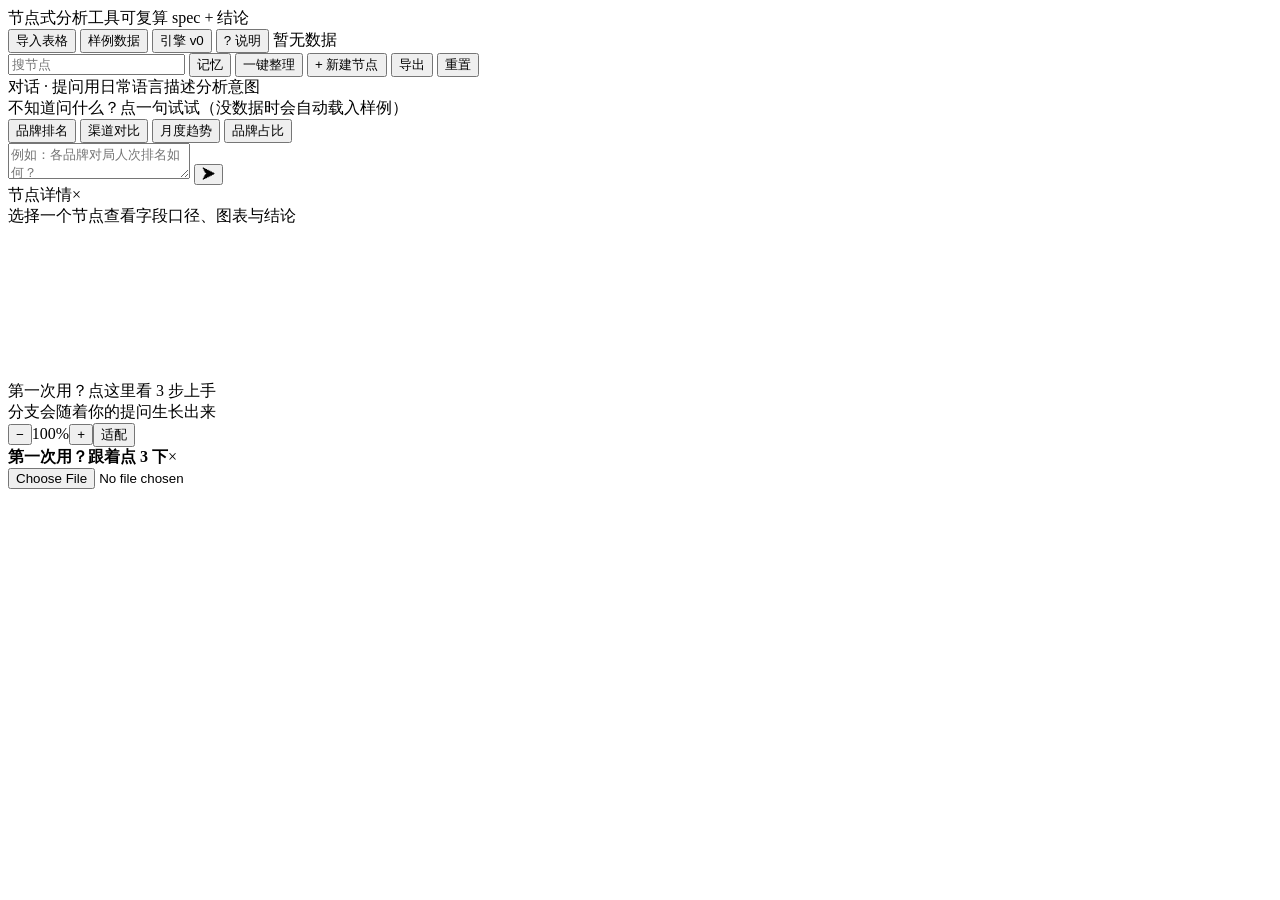
<file: src/shell.html>
<!DOCTYPE html>
<html lang="zh-CN">
<head>
<meta charset="utf-8">
<meta name="viewport" content="width=device-width,initial-scale=1">
<title>节点式分析工具 · 可复算的分析地图</title>
<style>/*__CSS__*/</style>
</head>
<body>
<div id="app">
  <header id="toolbar">
    <div class="brand"><span class="brand-dot"></span>节点式分析工具<span class="brand-sub">可复算 spec + 结论</span></div>
    <button id="btnImport" class="tb">导入表格</button>
    <button id="btnSample" class="tb">样例数据</button>
    <button id="btnEngine" class="tb">引擎 v0</button>
    <button id="btnHelp" class="tb help" title="使用说明">? 说明</button>
    <span id="dataState" class="tb-state">暂无数据</span>
    <div class="tb-spacer"></div>
    <input id="search" class="tb-search" placeholder="搜节点" autocomplete="off">
    <button id="btnMemory" class="tb">记忆</button>
    <button id="btnTidy" class="tb">一键整理</button>
    <button id="btnNew" class="tb primary">+ 新建节点</button>
    <button id="btnExport" class="tb">导出</button>
    <button id="btnReset" class="tb danger">重置</button>
  </header>
  <div id="main">
    <aside id="left">
      <section id="chat">
        <div class="pane-head"><span>对话 · 提问</span><span id="chatHint" class="pane-hint">用日常语言描述分析意图</span></div>
        <div id="chatLog"></div>
        <div id="quickAsk">
          <div class="qa-label">不知道问什么？点一句试试（没数据时会自动载入样例）</div>
          <div class="qa-chips">
            <button data-q="各品牌对局人次排名如何？">品牌排名</button>
            <button data-q="渠道转化率对比">渠道对比</button>
            <button data-q="各月对局人次趋势">月度趋势</button>
            <button data-q="各品牌对局人次占比">品牌占比</button>
          </div>
        </div>
        <div id="chatInput">
          <textarea id="q" rows="2" placeholder="例如：各品牌对局人次排名如何？"></textarea>
          <button id="ask" title="发送">➤</button>
        </div>
      </section>
      <section id="detail">
        <div class="pane-head"><span>节点详情</span><span id="detailClose" class="pane-hint">×</span></div>
        <div id="detailBody"><div class="empty">选择一个节点查看字段口径、图表与结论</div></div>
      </section>
    </aside>
    <div id="canvasWrap">
      <div id="canvas">
        <svg id="edges"></svg>
        <div id="groups"></div>
        <div id="nodes"></div>
        <div id="floatAsk" class="hidden"></div>
      </div>
      <div id="canvasHint">第一次用？<a id="hintGuide">点这里看 3 步上手</a><br><span>分支会随着你的提问生长出来</span></div>
      <div id="zoomBar"><button id="zoomOut">−</button><span id="zoomVal">100%</span><button id="zoomIn">+</button><button id="zoomFit">适配</button></div>
      <div id="suggestBar" class="hidden"></div>
    </div>
  </div>
  <div id="guide" class="hidden">
    <div class="g-head"><b>第一次用？跟着点 3 下</b><span id="guideX" title="关闭">×</span></div>
    <div id="guideBody"></div>
    <div id="guideFoot"></div>
  </div>
  <div id="toast"></div>
  <div id="modal" class="hidden"></div>
  <input type="file" id="fileInput" accept=".csv,.tsv,.txt,.json" class="hidden">
</div>
<script>/*__JS__*/</script>
</body>
</html>
</file>
